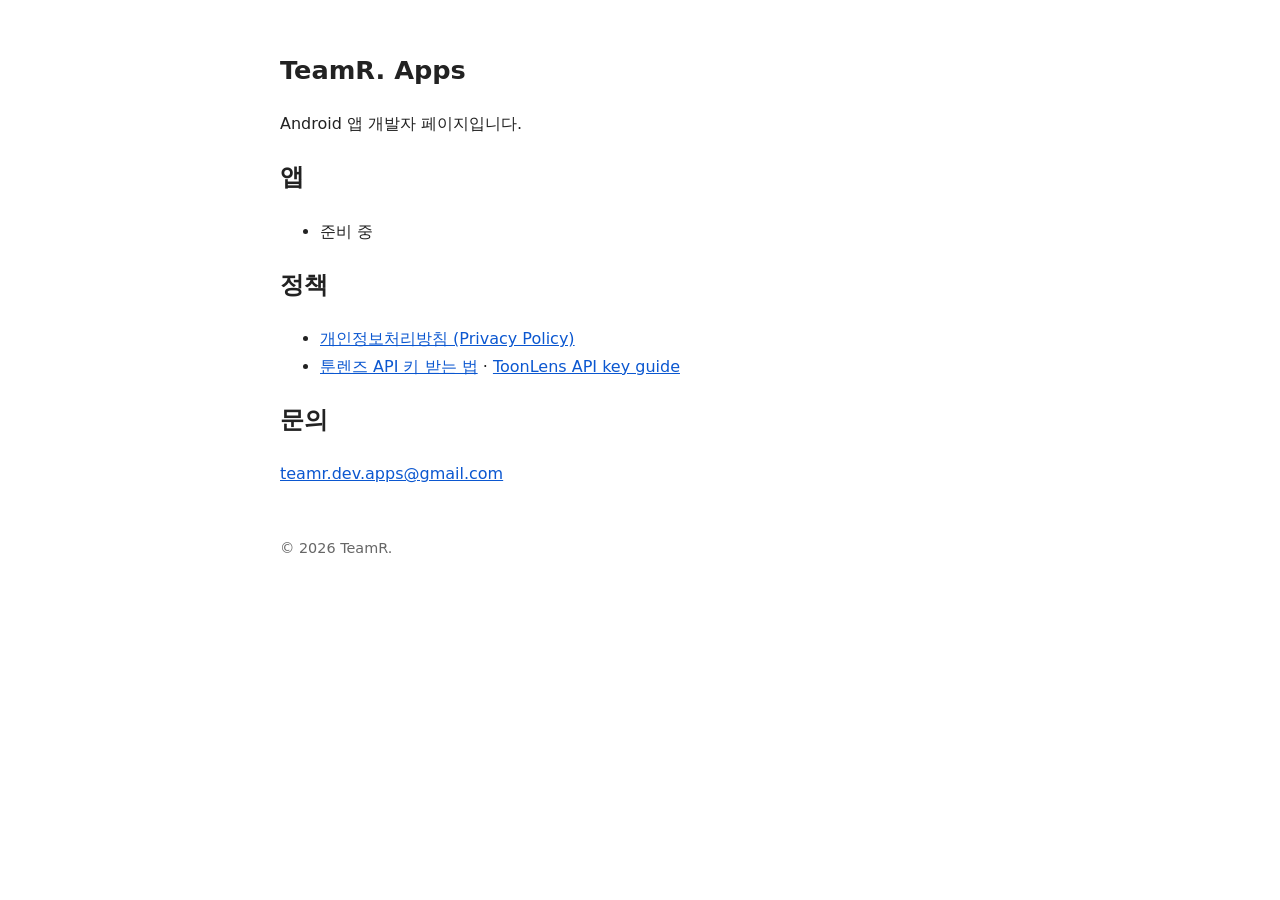
<file: index.html>
<!doctype html>
<html lang="ko">
<head>
<meta charset="utf-8">
<meta name="viewport" content="width=device-width, initial-scale=1">
<title>TeamR. Apps</title>
<style>
  body { font-family: system-ui, -apple-system, "Malgun Gothic", sans-serif; max-width: 720px; margin: 0 auto; padding: 32px 16px; line-height: 1.7; color: #222; background: #fff; }
  h1 { font-size: 1.6rem; }
  a { color: #0b57d0; }
  footer { margin-top: 48px; font-size: .9rem; color: #666; }
</style>
</head>
<body>
<h1>TeamR. Apps</h1>
<p>Android 앱 개발자 페이지입니다.</p>

<h2>앱</h2>
<ul>
  <li>준비 중</li>
</ul>

<h2>정책</h2>
<ul>
  <li><a href="privacy.html">개인정보처리방침 (Privacy Policy)</a></li>
  <li><a href="toonlens/api-keys/ko.html">툰렌즈 API 키 받는 법</a> · <a href="toonlens/api-keys/en.html">ToonLens API key guide</a></li>
</ul>

<h2>문의</h2>
<p><a href="mailto:teamr.dev.apps@gmail.com">teamr.dev.apps@gmail.com</a></p>

<footer>© 2026 TeamR.</footer>
</body>
</html>
</file>
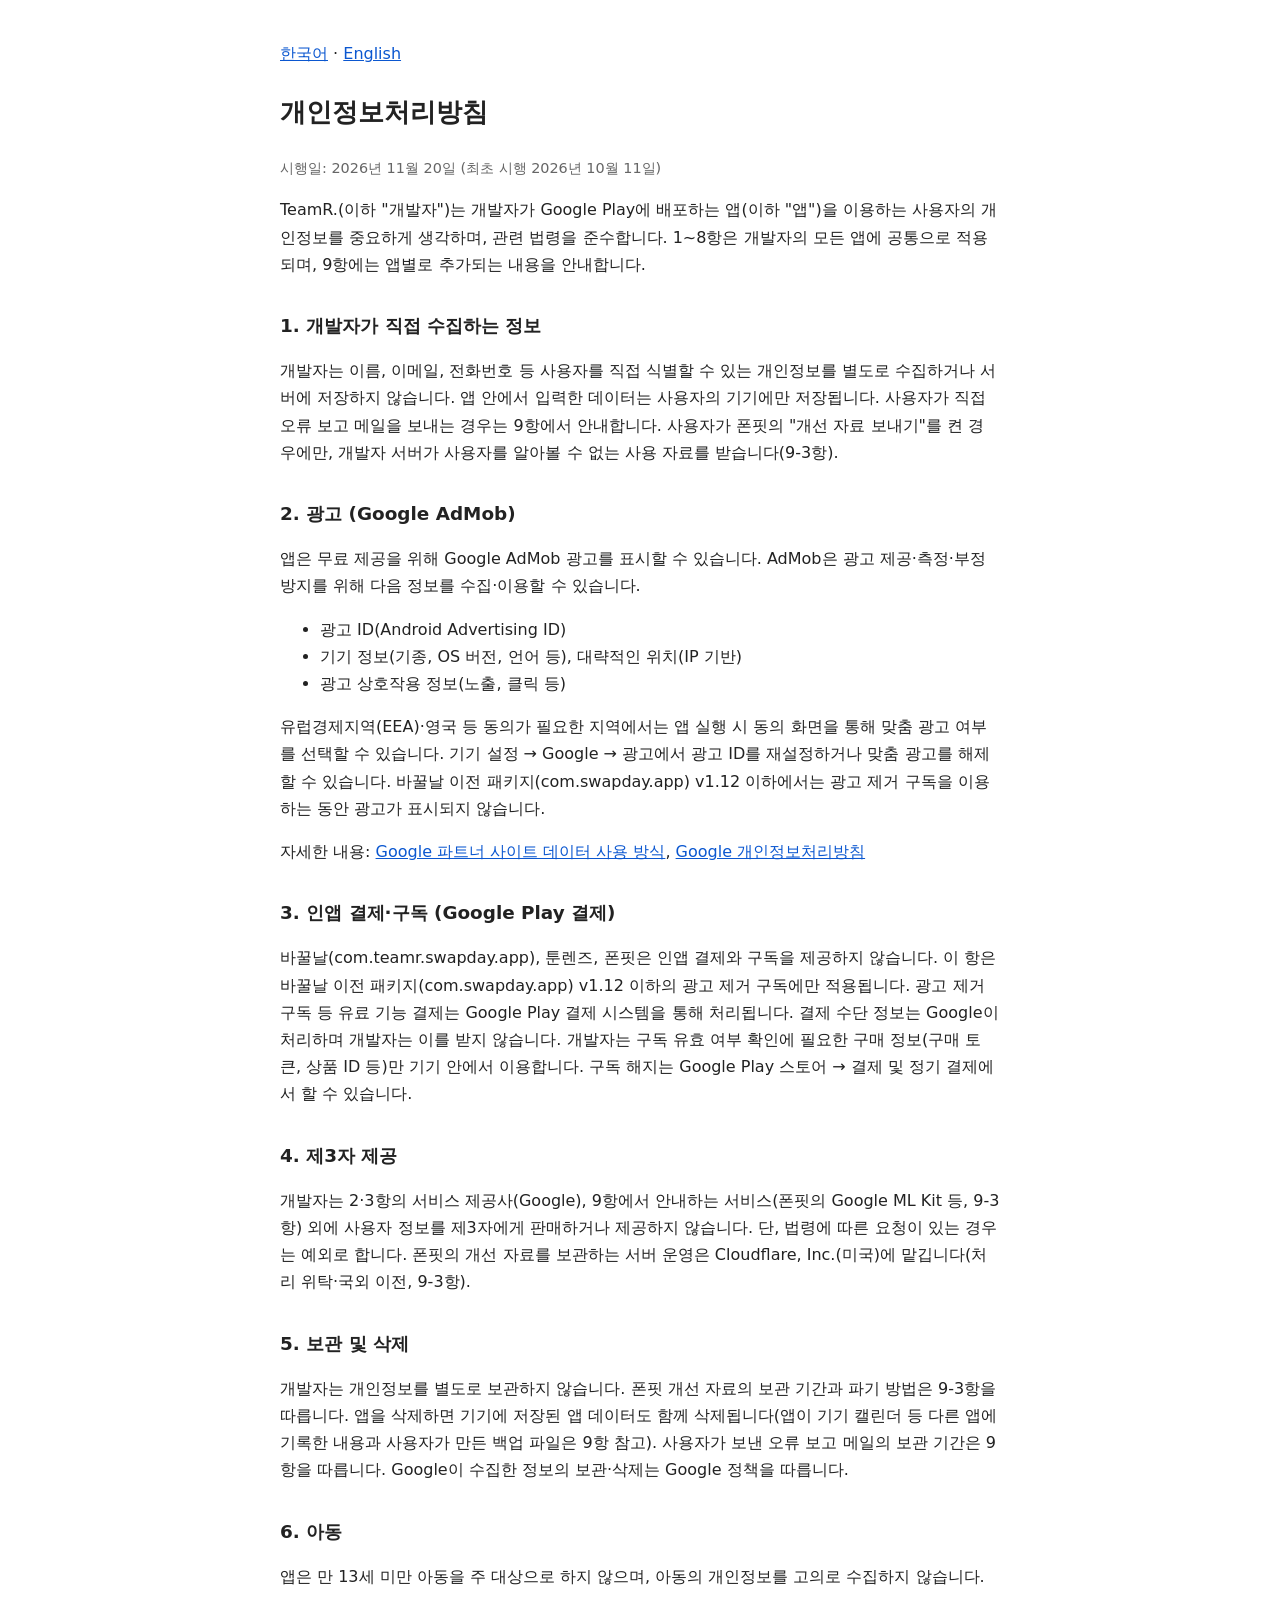
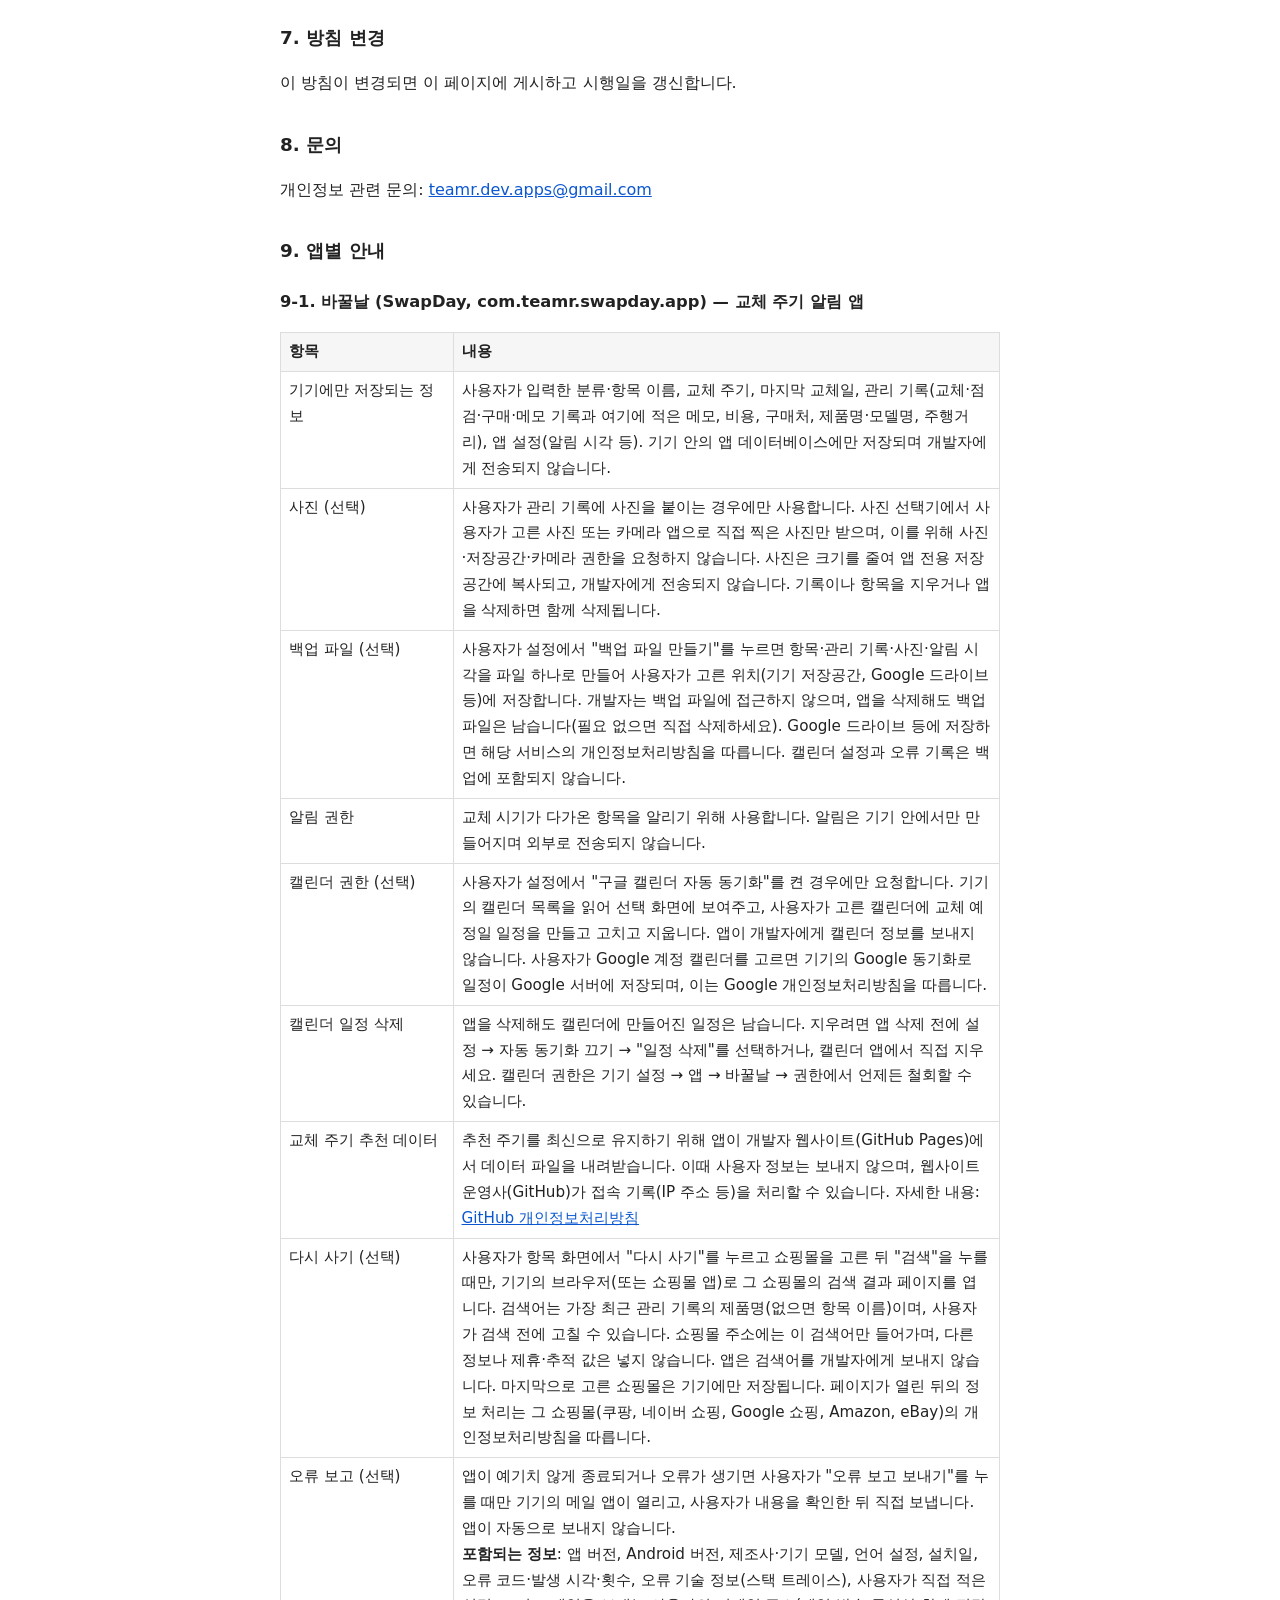
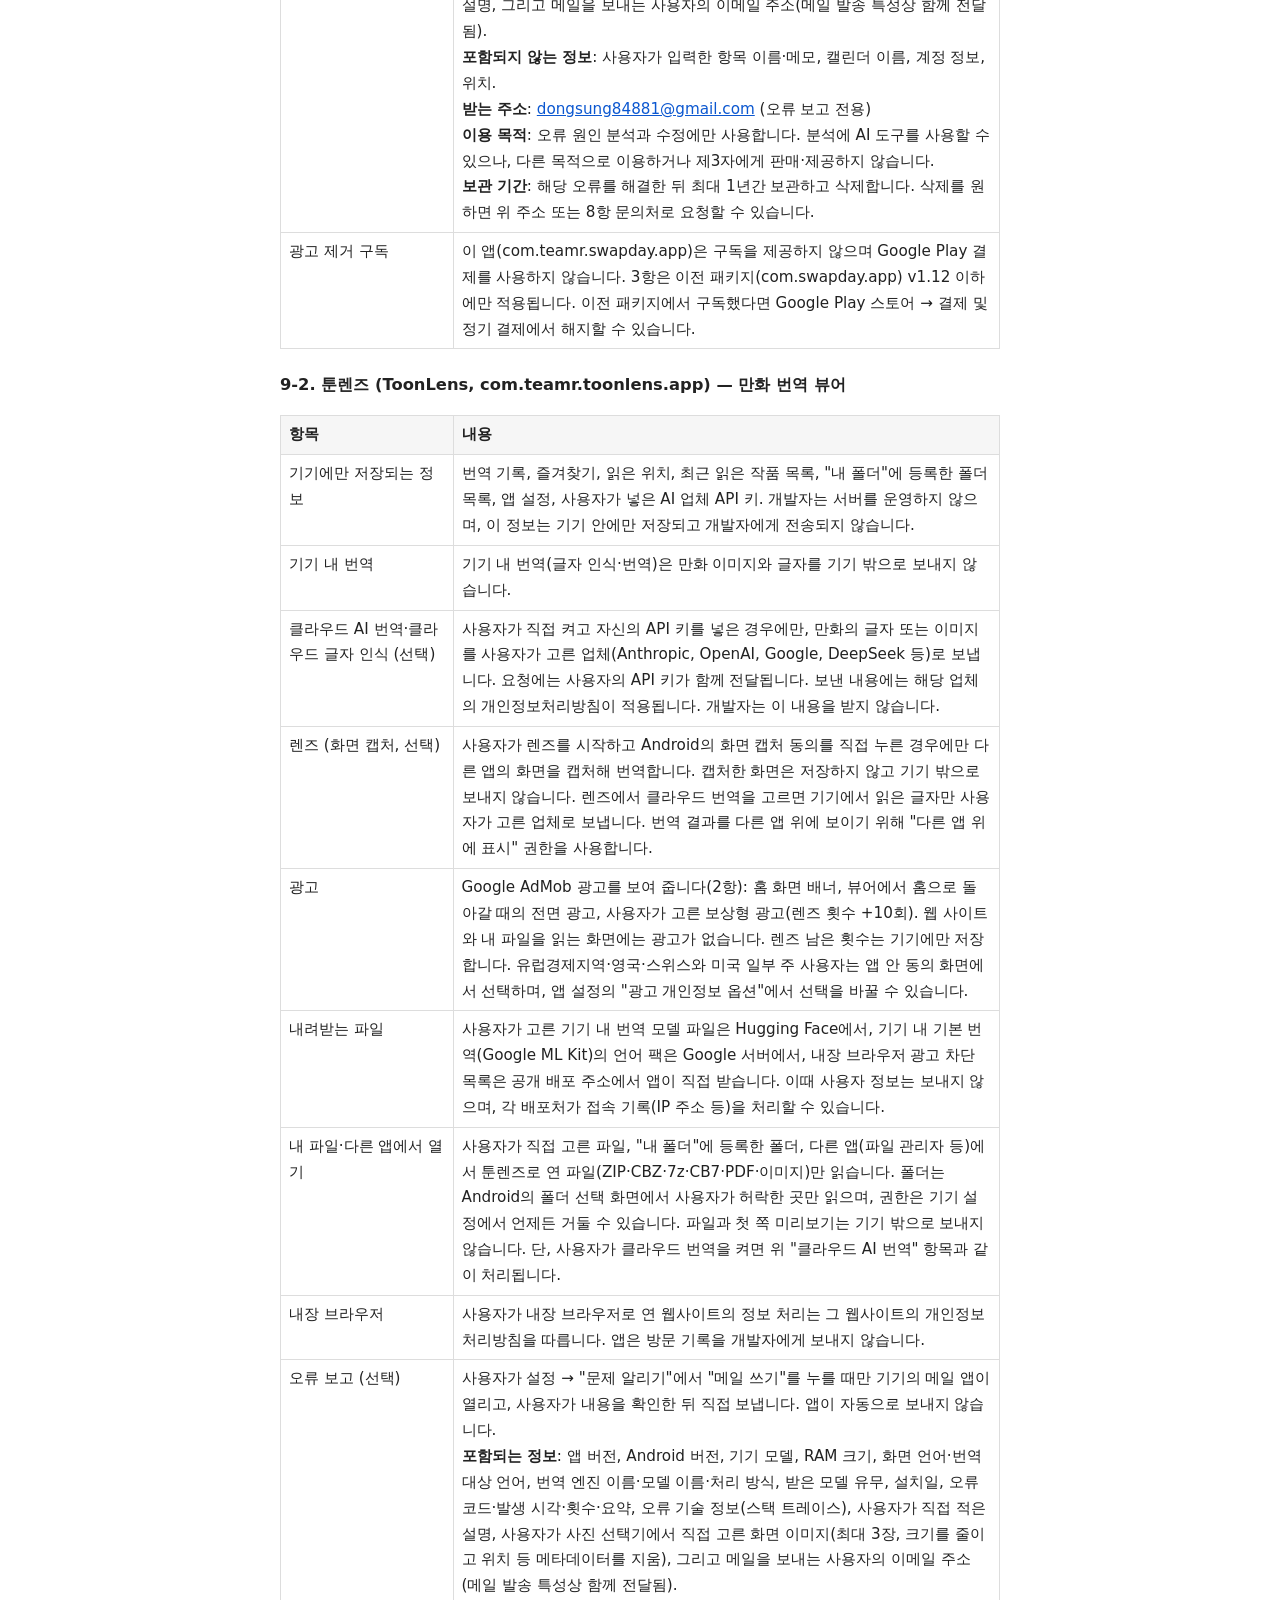
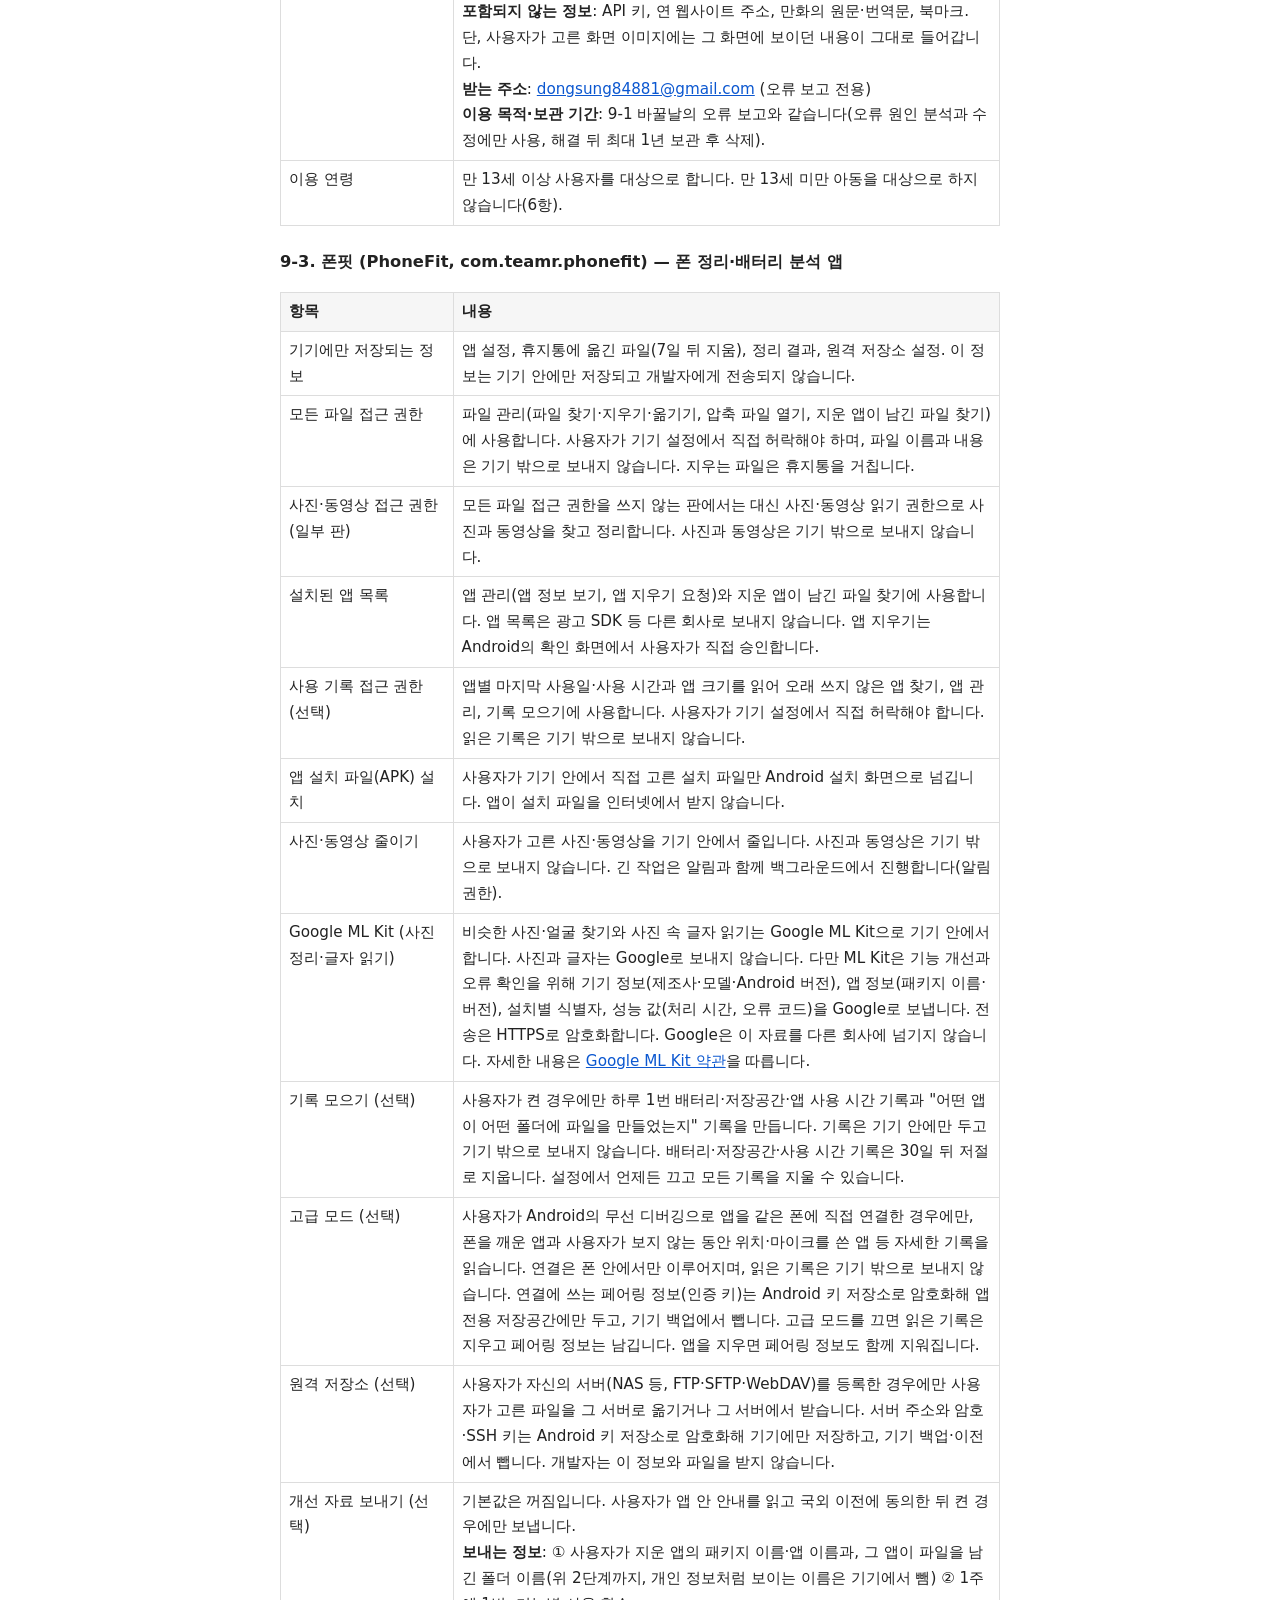
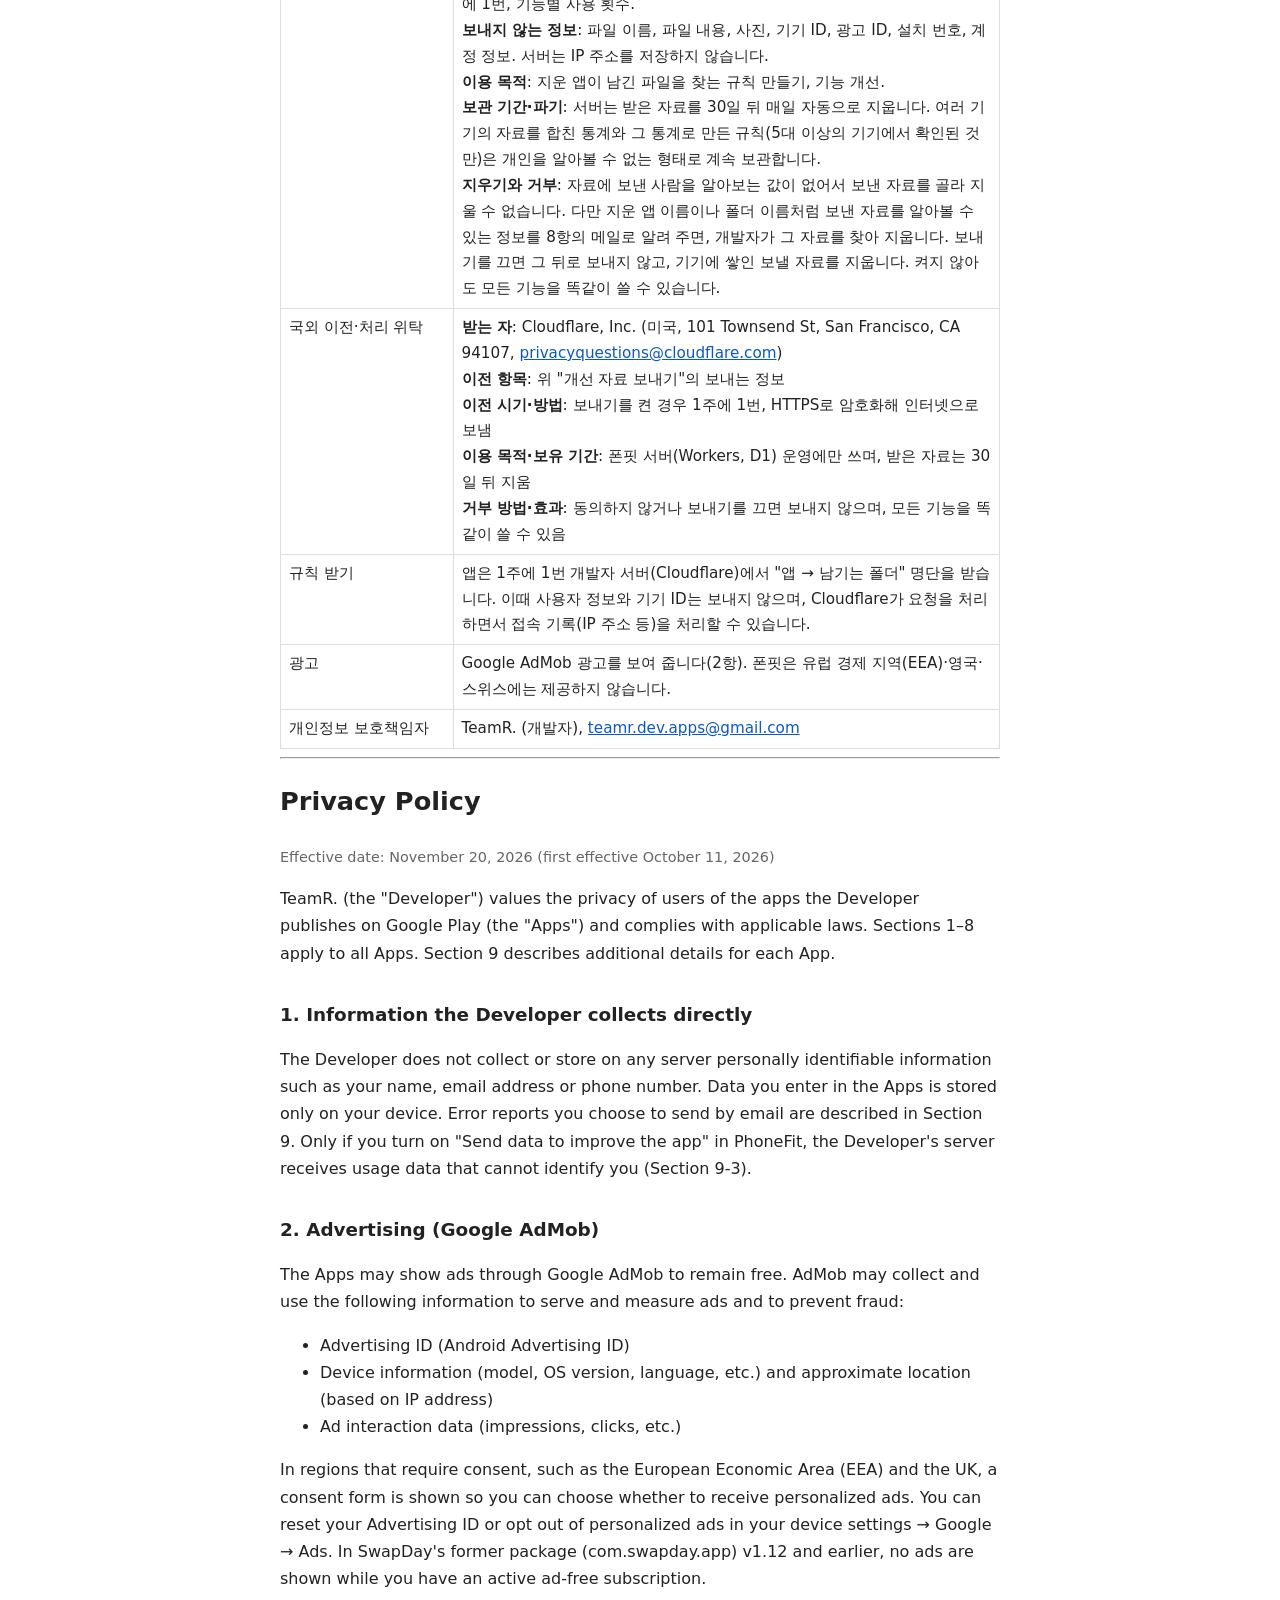
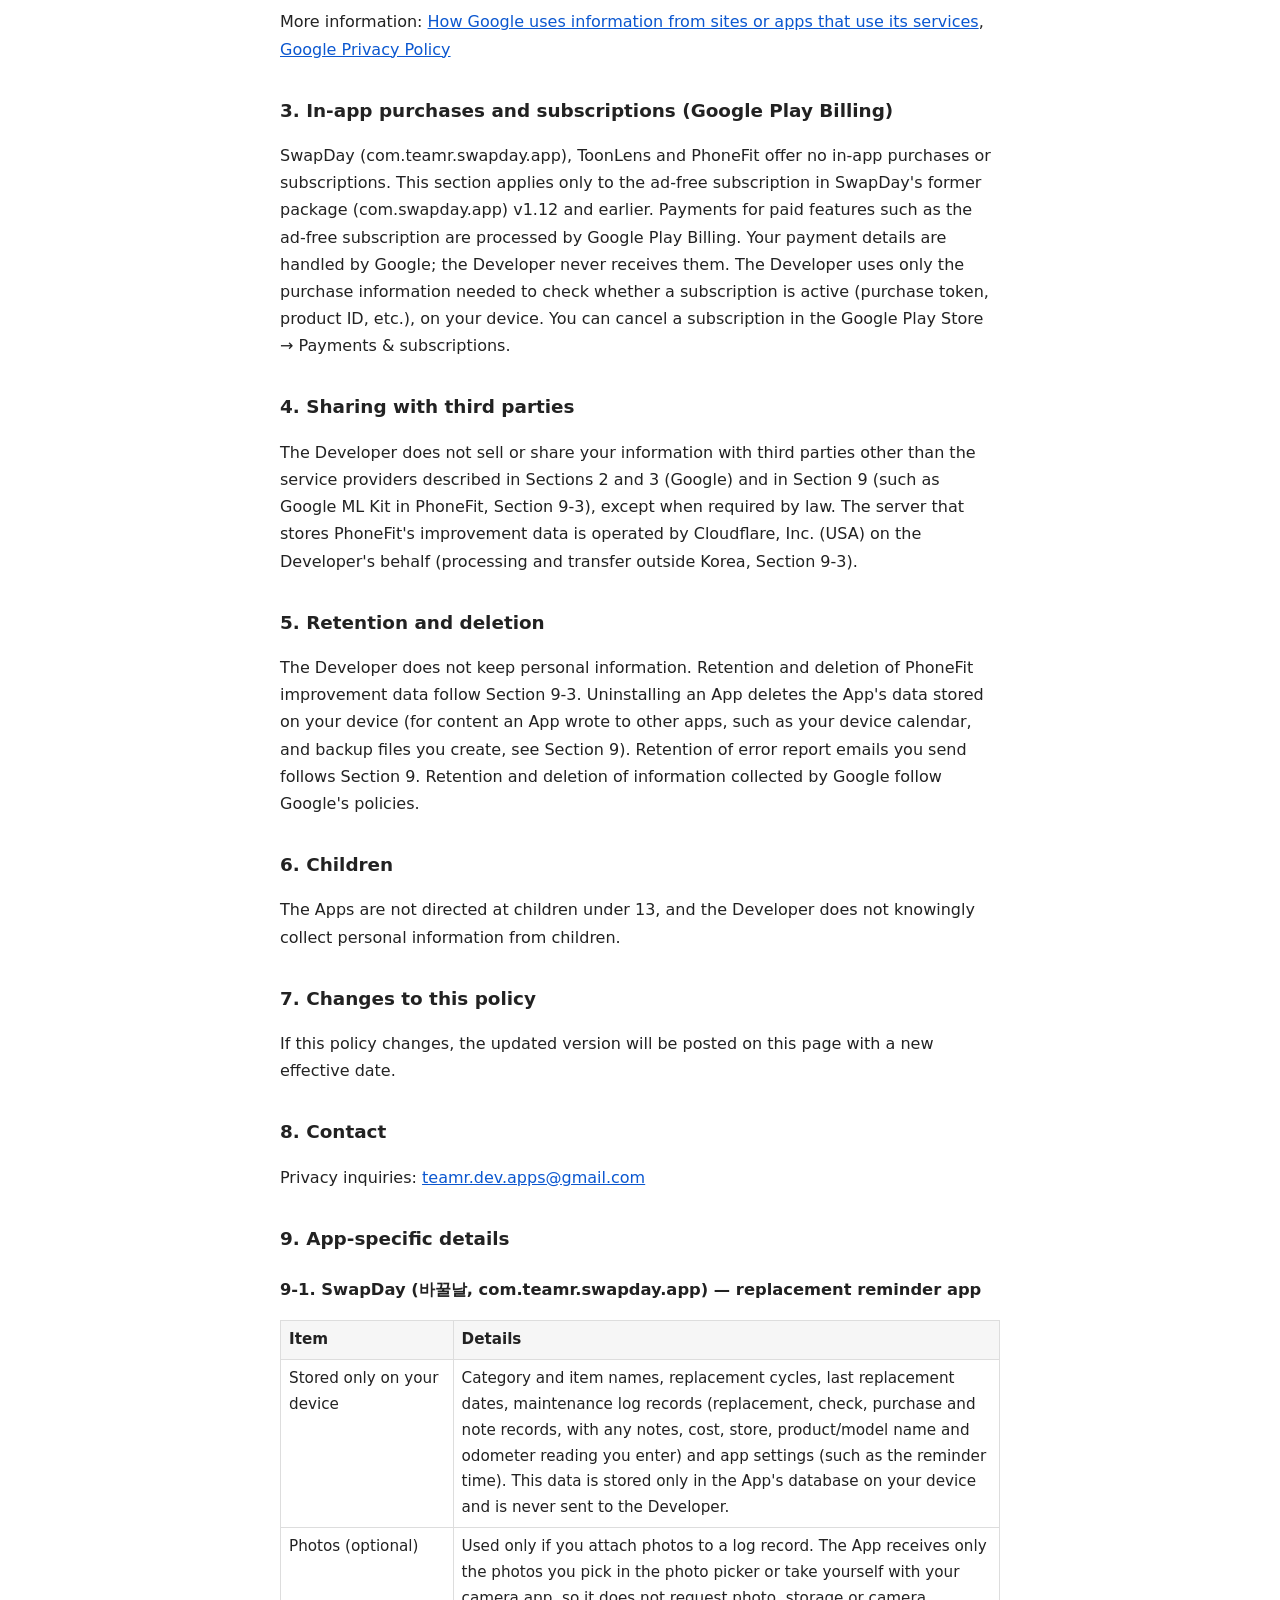
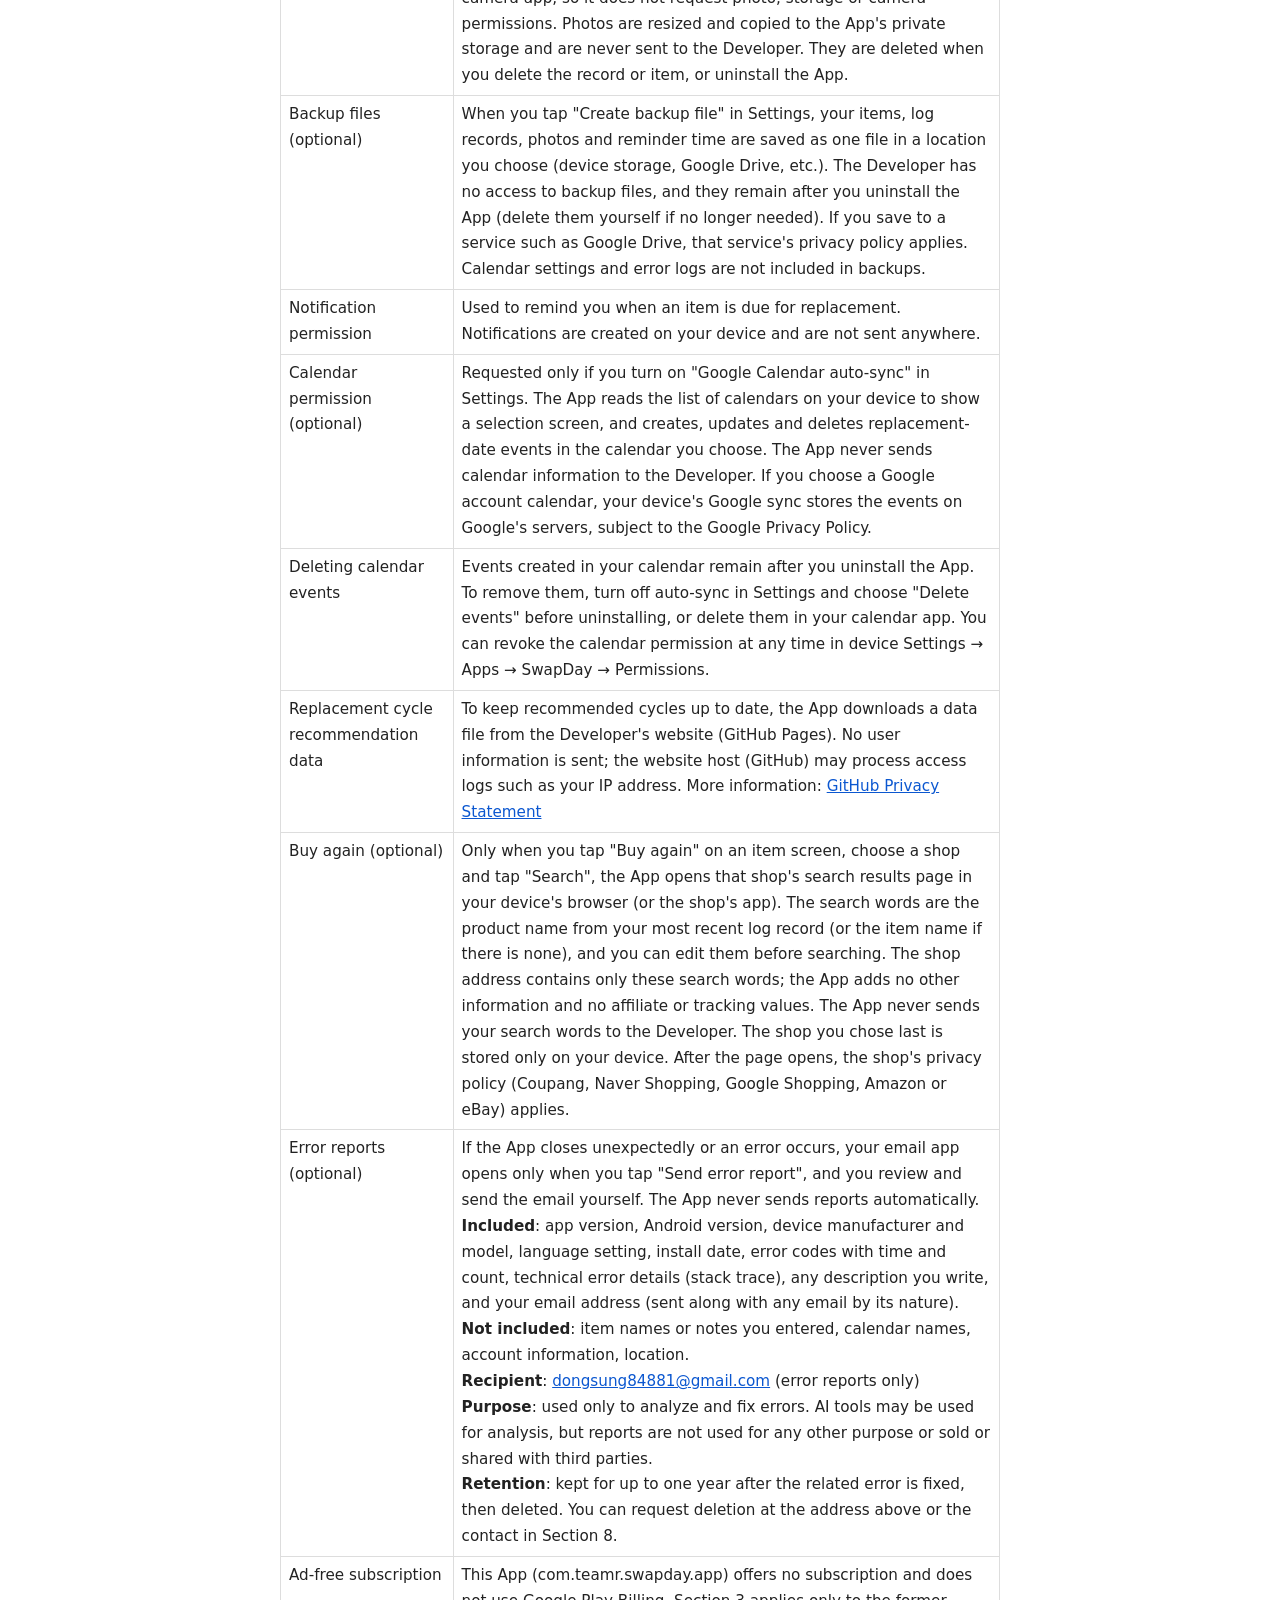
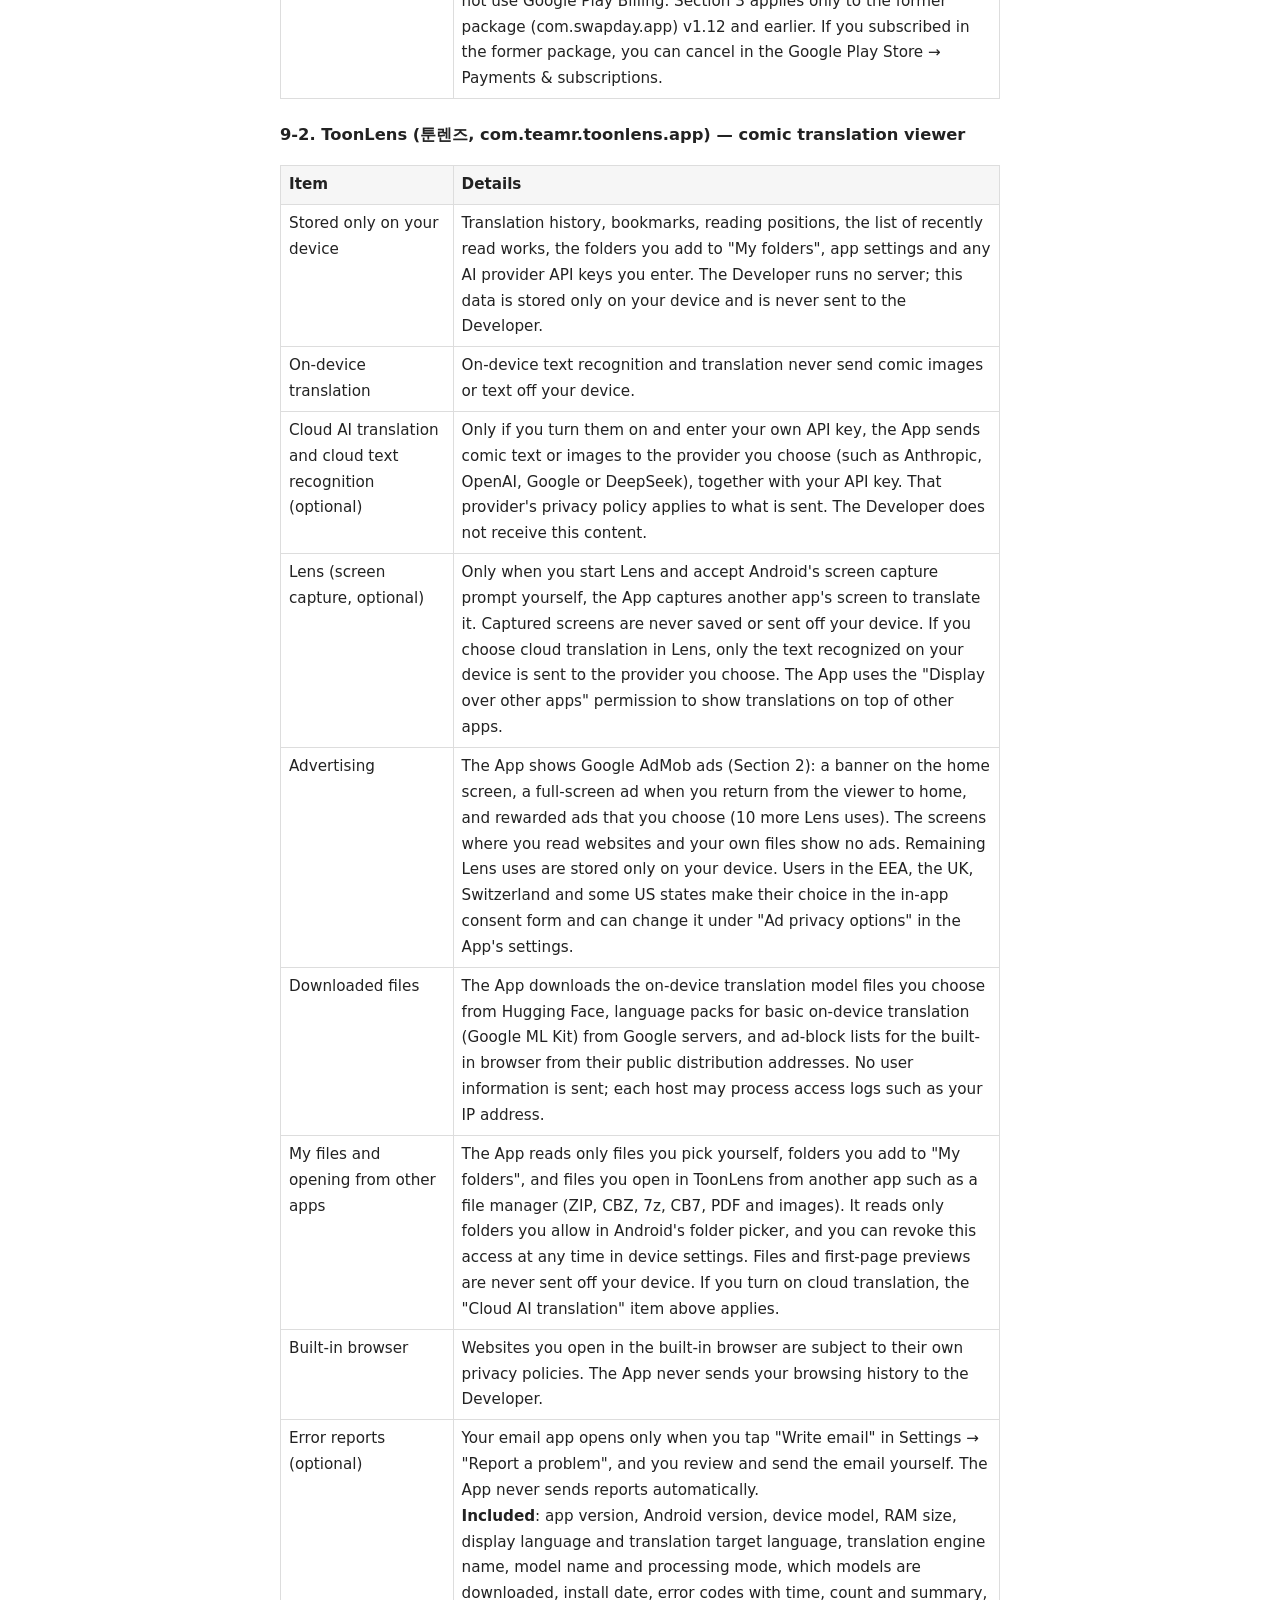
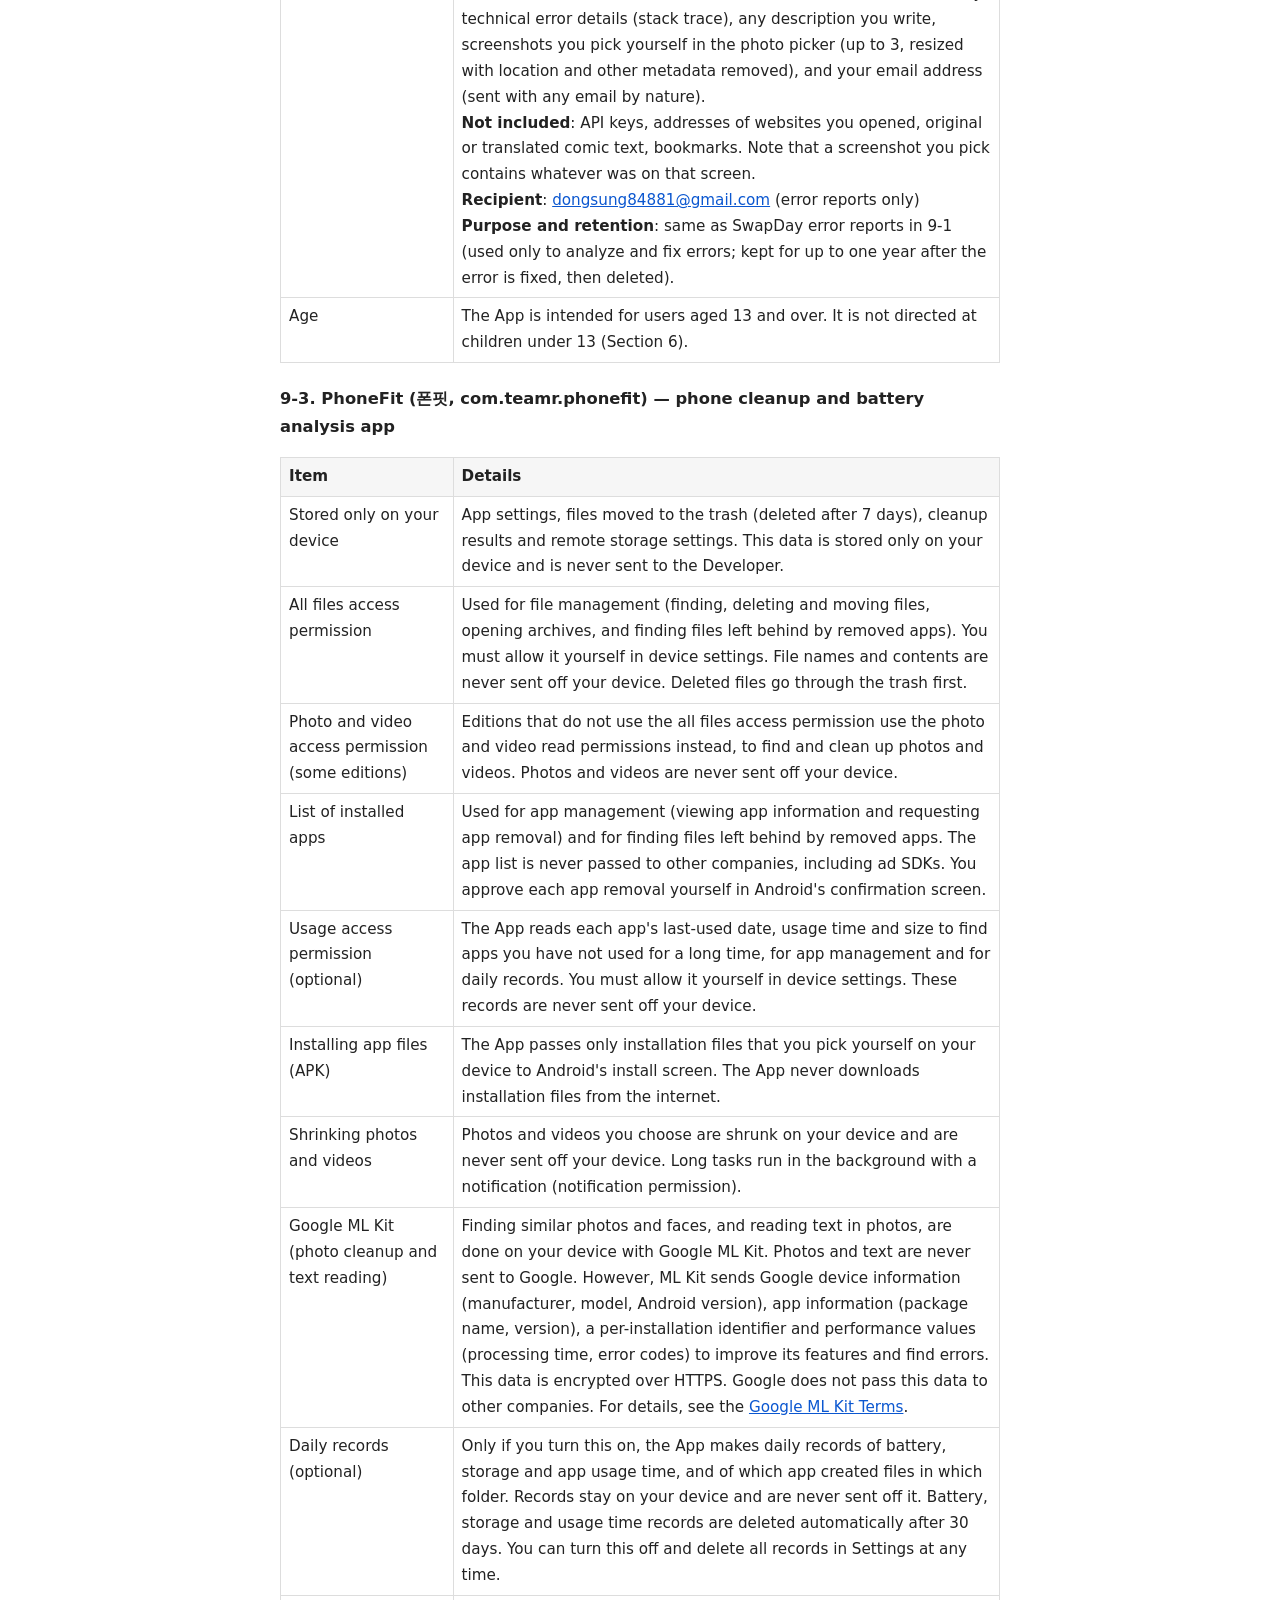
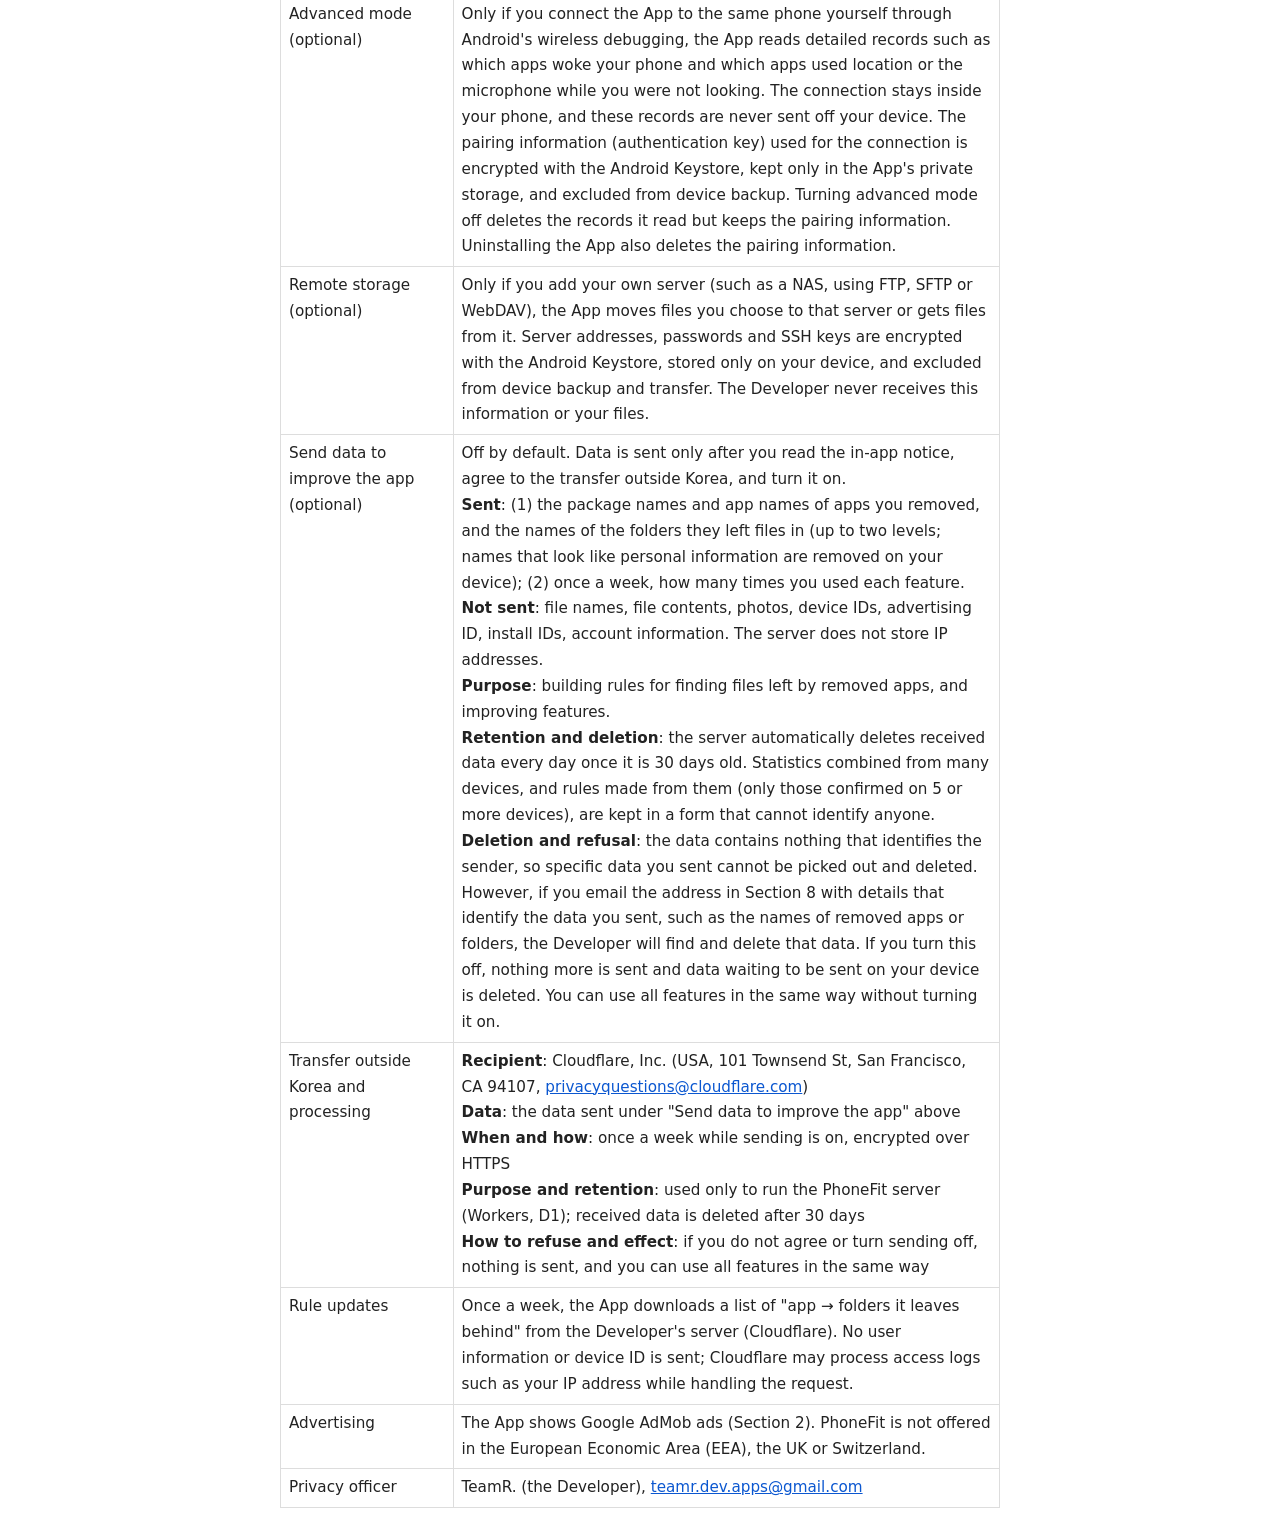
<file: privacy.html>
<!doctype html>
<html lang="ko">
<head>
<meta charset="utf-8">
<meta name="viewport" content="width=device-width, initial-scale=1">
<title>개인정보처리방침 / Privacy Policy</title>
<style>
  body { font-family: system-ui, -apple-system, "Malgun Gothic", sans-serif; max-width: 720px; margin: 0 auto; padding: 32px 16px; line-height: 1.7; color: #222; background: #fff; }
  h1 { font-size: 1.6rem; }
  h2 { font-size: 1.15rem; margin-top: 32px; }
  h3 { font-size: 1.02rem; margin-top: 22px; }
  a { color: #0b57d0; }
  .muted { color: #666; font-size: .9rem; }
  .lang { margin: 8px 0 24px; }
  table { border-collapse: collapse; width: 100%; font-size: .95rem; }
  th, td { border: 1px solid #ddd; padding: 6px 8px; text-align: left; vertical-align: top; }
  th { background: #f6f6f6; }
</style>
</head>
<body>
<p class="lang"><a href="#ko">한국어</a> · <a href="#en">English</a></p>

<!-- ============================== 한국어 ============================== -->
<section id="ko" lang="ko">
<h1>개인정보처리방침</h1>
<p class="muted">시행일: 2026년 11월 20일 (최초 시행 2026년 10월 11일)</p>

<p>TeamR.(이하 "개발자")는 개발자가 Google Play에 배포하는 앱(이하 "앱")을 이용하는 사용자의 개인정보를 중요하게 생각하며, 관련 법령을 준수합니다. 1~8항은 개발자의 모든 앱에 공통으로 적용되며, 9항에는 앱별로 추가되는 내용을 안내합니다.</p>

<h2>1. 개발자가 직접 수집하는 정보</h2>
<p>개발자는 이름, 이메일, 전화번호 등 사용자를 직접 식별할 수 있는 개인정보를 별도로 수집하거나 서버에 저장하지 않습니다. 앱 안에서 입력한 데이터는 사용자의 기기에만 저장됩니다. 사용자가 직접 오류 보고 메일을 보내는 경우는 9항에서 안내합니다. 사용자가 폰핏의 "개선 자료 보내기"를 켠 경우에만, 개발자 서버가 사용자를 알아볼 수 없는 사용 자료를 받습니다(9-3항).</p>

<h2>2. 광고 (Google AdMob)</h2>
<p>앱은 무료 제공을 위해 Google AdMob 광고를 표시할 수 있습니다. AdMob은 광고 제공·측정·부정 방지를 위해 다음 정보를 수집·이용할 수 있습니다.</p>
<ul>
  <li>광고 ID(Android Advertising ID)</li>
  <li>기기 정보(기종, OS 버전, 언어 등), 대략적인 위치(IP 기반)</li>
  <li>광고 상호작용 정보(노출, 클릭 등)</li>
</ul>
<p>유럽경제지역(EEA)·영국 등 동의가 필요한 지역에서는 앱 실행 시 동의 화면을 통해 맞춤 광고 여부를 선택할 수 있습니다. 기기 설정 → Google → 광고에서 광고 ID를 재설정하거나 맞춤 광고를 해제할 수 있습니다. 바꿀날 이전 패키지(com.swapday.app) v1.12 이하에서는 광고 제거 구독을 이용하는 동안 광고가 표시되지 않습니다.</p>
<p>자세한 내용: <a href="https://policies.google.com/technologies/partner-sites">Google 파트너 사이트 데이터 사용 방식</a>, <a href="https://policies.google.com/privacy">Google 개인정보처리방침</a></p>

<h2>3. 인앱 결제·구독 (Google Play 결제)</h2>
<p>바꿀날(com.teamr.swapday.app), 툰렌즈, 폰핏은 인앱 결제와 구독을 제공하지 않습니다. 이 항은 바꿀날 이전 패키지(com.swapday.app) v1.12 이하의 광고 제거 구독에만 적용됩니다. 광고 제거 구독 등 유료 기능 결제는 Google Play 결제 시스템을 통해 처리됩니다. 결제 수단 정보는 Google이 처리하며 개발자는 이를 받지 않습니다. 개발자는 구독 유효 여부 확인에 필요한 구매 정보(구매 토큰, 상품 ID 등)만 기기 안에서 이용합니다. 구독 해지는 Google Play 스토어 → 결제 및 정기 결제에서 할 수 있습니다.</p>

<h2>4. 제3자 제공</h2>
<p>개발자는 2·3항의 서비스 제공사(Google), 9항에서 안내하는 서비스(폰핏의 Google ML Kit 등, 9-3항) 외에 사용자 정보를 제3자에게 판매하거나 제공하지 않습니다. 단, 법령에 따른 요청이 있는 경우는 예외로 합니다. 폰핏의 개선 자료를 보관하는 서버 운영은 Cloudflare, Inc.(미국)에 맡깁니다(처리 위탁·국외 이전, 9-3항).</p>

<h2>5. 보관 및 삭제</h2>
<p>개발자는 개인정보를 별도로 보관하지 않습니다. 폰핏 개선 자료의 보관 기간과 파기 방법은 9-3항을 따릅니다. 앱을 삭제하면 기기에 저장된 앱 데이터도 함께 삭제됩니다(앱이 기기 캘린더 등 다른 앱에 기록한 내용과 사용자가 만든 백업 파일은 9항 참고). 사용자가 보낸 오류 보고 메일의 보관 기간은 9항을 따릅니다. Google이 수집한 정보의 보관·삭제는 Google 정책을 따릅니다.</p>

<h2>6. 아동</h2>
<p>앱은 만 13세 미만 아동을 주 대상으로 하지 않으며, 아동의 개인정보를 고의로 수집하지 않습니다.</p>

<h2>7. 방침 변경</h2>
<p>이 방침이 변경되면 이 페이지에 게시하고 시행일을 갱신합니다.</p>

<h2>8. 문의</h2>
<p>개인정보 관련 문의: <a href="mailto:teamr.dev.apps@gmail.com">teamr.dev.apps@gmail.com</a></p>

<h2>9. 앱별 안내</h2>

<h3>9-1. 바꿀날 (SwapDay, com.teamr.swapday.app) — 교체 주기 알림 앱</h3>
<table>
  <tr><th style="width:24%">항목</th><th>내용</th></tr>
  <tr><td>기기에만 저장되는 정보</td><td>사용자가 입력한 분류·항목 이름, 교체 주기, 마지막 교체일, 관리 기록(교체·점검·구매·메모 기록과 여기에 적은 메모, 비용, 구매처, 제품명·모델명, 주행거리), 앱 설정(알림 시각 등). 기기 안의 앱 데이터베이스에만 저장되며 개발자에게 전송되지 않습니다.</td></tr>
  <tr><td>사진 (선택)</td><td>사용자가 관리 기록에 사진을 붙이는 경우에만 사용합니다. 사진 선택기에서 사용자가 고른 사진 또는 카메라 앱으로 직접 찍은 사진만 받으며, 이를 위해 사진·저장공간·카메라 권한을 요청하지 않습니다. 사진은 크기를 줄여 앱 전용 저장공간에 복사되고, 개발자에게 전송되지 않습니다. 기록이나 항목을 지우거나 앱을 삭제하면 함께 삭제됩니다.</td></tr>
  <tr><td>백업 파일 (선택)</td><td>사용자가 설정에서 "백업 파일 만들기"를 누르면 항목·관리 기록·사진·알림 시각을 파일 하나로 만들어 사용자가 고른 위치(기기 저장공간, Google 드라이브 등)에 저장합니다. 개발자는 백업 파일에 접근하지 않으며, 앱을 삭제해도 백업 파일은 남습니다(필요 없으면 직접 삭제하세요). Google 드라이브 등에 저장하면 해당 서비스의 개인정보처리방침을 따릅니다. 캘린더 설정과 오류 기록은 백업에 포함되지 않습니다.</td></tr>
  <tr><td>알림 권한</td><td>교체 시기가 다가온 항목을 알리기 위해 사용합니다. 알림은 기기 안에서만 만들어지며 외부로 전송되지 않습니다.</td></tr>
  <tr><td>캘린더 권한 (선택)</td><td>사용자가 설정에서 "구글 캘린더 자동 동기화"를 켠 경우에만 요청합니다. 기기의 캘린더 목록을 읽어 선택 화면에 보여주고, 사용자가 고른 캘린더에 교체 예정일 일정을 만들고 고치고 지웁니다. 앱이 개발자에게 캘린더 정보를 보내지 않습니다. 사용자가 Google 계정 캘린더를 고르면 기기의 Google 동기화로 일정이 Google 서버에 저장되며, 이는 Google 개인정보처리방침을 따릅니다.</td></tr>
  <tr><td>캘린더 일정 삭제</td><td>앱을 삭제해도 캘린더에 만들어진 일정은 남습니다. 지우려면 앱 삭제 전에 설정 → 자동 동기화 끄기 → "일정 삭제"를 선택하거나, 캘린더 앱에서 직접 지우세요. 캘린더 권한은 기기 설정 → 앱 → 바꿀날 → 권한에서 언제든 철회할 수 있습니다.</td></tr>
  <tr><td>교체 주기 추천 데이터</td><td>추천 주기를 최신으로 유지하기 위해 앱이 개발자 웹사이트(GitHub Pages)에서 데이터 파일을 내려받습니다. 이때 사용자 정보는 보내지 않으며, 웹사이트 운영사(GitHub)가 접속 기록(IP 주소 등)을 처리할 수 있습니다. 자세한 내용: <a href="https://docs.github.com/site-policy/privacy-policies/github-general-privacy-statement">GitHub 개인정보처리방침</a></td></tr>
  <tr><td>다시 사기 (선택)</td><td>사용자가 항목 화면에서 "다시 사기"를 누르고 쇼핑몰을 고른 뒤 "검색"을 누를 때만, 기기의 브라우저(또는 쇼핑몰 앱)로 그 쇼핑몰의 검색 결과 페이지를 엽니다. 검색어는 가장 최근 관리 기록의 제품명(없으면 항목 이름)이며, 사용자가 검색 전에 고칠 수 있습니다. 쇼핑몰 주소에는 이 검색어만 들어가며, 다른 정보나 제휴·추적 값은 넣지 않습니다. 앱은 검색어를 개발자에게 보내지 않습니다. 마지막으로 고른 쇼핑몰은 기기에만 저장됩니다. 페이지가 열린 뒤의 정보 처리는 그 쇼핑몰(쿠팡, 네이버 쇼핑, Google 쇼핑, Amazon, eBay)의 개인정보처리방침을 따릅니다.</td></tr>
  <tr><td>오류 보고 (선택)</td><td>앱이 예기치 않게 종료되거나 오류가 생기면 사용자가 "오류 보고 보내기"를 누를 때만 기기의 메일 앱이 열리고, 사용자가 내용을 확인한 뒤 직접 보냅니다. 앱이 자동으로 보내지 않습니다.<br>
  <b>포함되는 정보</b>: 앱 버전, Android 버전, 제조사·기기 모델, 언어 설정, 설치일, 오류 코드·발생 시각·횟수, 오류 기술 정보(스택 트레이스), 사용자가 직접 적은 설명, 그리고 메일을 보내는 사용자의 이메일 주소(메일 발송 특성상 함께 전달됨).<br>
  <b>포함되지 않는 정보</b>: 사용자가 입력한 항목 이름·메모, 캘린더 이름, 계정 정보, 위치.<br>
  <b>받는 주소</b>: <a href="mailto:dongsung84881@gmail.com">dongsung84881@gmail.com</a> (오류 보고 전용)<br>
  <b>이용 목적</b>: 오류 원인 분석과 수정에만 사용합니다. 분석에 AI 도구를 사용할 수 있으나, 다른 목적으로 이용하거나 제3자에게 판매·제공하지 않습니다.<br>
  <b>보관 기간</b>: 해당 오류를 해결한 뒤 최대 1년간 보관하고 삭제합니다. 삭제를 원하면 위 주소 또는 8항 문의처로 요청할 수 있습니다.</td></tr>
  <tr><td>광고 제거 구독</td><td>이 앱(com.teamr.swapday.app)은 구독을 제공하지 않으며 Google Play 결제를 사용하지 않습니다. 3항은 이전 패키지(com.swapday.app) v1.12 이하에만 적용됩니다. 이전 패키지에서 구독했다면 Google Play 스토어 → 결제 및 정기 결제에서 해지할 수 있습니다.</td></tr>
</table>
<h3>9-2. 툰렌즈 (ToonLens, com.teamr.toonlens.app) — 만화 번역 뷰어</h3>
<table>
  <tr><th style="width:24%">항목</th><th>내용</th></tr>
  <tr><td>기기에만 저장되는 정보</td><td>번역 기록, 즐겨찾기, 읽은 위치, 최근 읽은 작품 목록, "내 폴더"에 등록한 폴더 목록, 앱 설정, 사용자가 넣은 AI 업체 API 키. 개발자는 서버를 운영하지 않으며, 이 정보는 기기 안에만 저장되고 개발자에게 전송되지 않습니다.</td></tr>
  <tr><td>기기 내 번역</td><td>기기 내 번역(글자 인식·번역)은 만화 이미지와 글자를 기기 밖으로 보내지 않습니다.</td></tr>
  <tr><td>클라우드 AI 번역·클라우드 글자 인식 (선택)</td><td>사용자가 직접 켜고 자신의 API 키를 넣은 경우에만, 만화의 글자 또는 이미지를 사용자가 고른 업체(Anthropic, OpenAI, Google, DeepSeek 등)로 보냅니다. 요청에는 사용자의 API 키가 함께 전달됩니다. 보낸 내용에는 해당 업체의 개인정보처리방침이 적용됩니다. 개발자는 이 내용을 받지 않습니다.</td></tr>
  <tr><td>렌즈 (화면 캡처, 선택)</td><td>사용자가 렌즈를 시작하고 Android의 화면 캡처 동의를 직접 누른 경우에만 다른 앱의 화면을 캡처해 번역합니다. 캡처한 화면은 저장하지 않고 기기 밖으로 보내지 않습니다. 렌즈에서 클라우드 번역을 고르면 기기에서 읽은 글자만 사용자가 고른 업체로 보냅니다. 번역 결과를 다른 앱 위에 보이기 위해 "다른 앱 위에 표시" 권한을 사용합니다.</td></tr>
  <tr><td>광고</td><td>Google AdMob 광고를 보여 줍니다(2항): 홈 화면 배너, 뷰어에서 홈으로 돌아갈 때의 전면 광고, 사용자가 고른 보상형 광고(렌즈 횟수 +10회). 웹 사이트와 내 파일을 읽는 화면에는 광고가 없습니다. 렌즈 남은 횟수는 기기에만 저장합니다. 유럽경제지역·영국·스위스와 미국 일부 주 사용자는 앱 안 동의 화면에서 선택하며, 앱 설정의 "광고 개인정보 옵션"에서 선택을 바꿀 수 있습니다.</td></tr>
  <tr><td>내려받는 파일</td><td>사용자가 고른 기기 내 번역 모델 파일은 Hugging Face에서, 기기 내 기본 번역(Google ML Kit)의 언어 팩은 Google 서버에서, 내장 브라우저 광고 차단 목록은 공개 배포 주소에서 앱이 직접 받습니다. 이때 사용자 정보는 보내지 않으며, 각 배포처가 접속 기록(IP 주소 등)을 처리할 수 있습니다.</td></tr>
  <tr><td>내 파일·다른 앱에서 열기</td><td>사용자가 직접 고른 파일, "내 폴더"에 등록한 폴더, 다른 앱(파일 관리자 등)에서 툰렌즈로 연 파일(ZIP·CBZ·7z·CB7·PDF·이미지)만 읽습니다. 폴더는 Android의 폴더 선택 화면에서 사용자가 허락한 곳만 읽으며, 권한은 기기 설정에서 언제든 거둘 수 있습니다. 파일과 첫 쪽 미리보기는 기기 밖으로 보내지 않습니다. 단, 사용자가 클라우드 번역을 켜면 위 "클라우드 AI 번역" 항목과 같이 처리됩니다.</td></tr>
  <tr><td>내장 브라우저</td><td>사용자가 내장 브라우저로 연 웹사이트의 정보 처리는 그 웹사이트의 개인정보처리방침을 따릅니다. 앱은 방문 기록을 개발자에게 보내지 않습니다.</td></tr>
  <tr><td>오류 보고 (선택)</td><td>사용자가 설정 → "문제 알리기"에서 "메일 쓰기"를 누를 때만 기기의 메일 앱이 열리고, 사용자가 내용을 확인한 뒤 직접 보냅니다. 앱이 자동으로 보내지 않습니다.<br>
  <b>포함되는 정보</b>: 앱 버전, Android 버전, 기기 모델, RAM 크기, 화면 언어·번역 대상 언어, 번역 엔진 이름·모델 이름·처리 방식, 받은 모델 유무, 설치일, 오류 코드·발생 시각·횟수·요약, 오류 기술 정보(스택 트레이스), 사용자가 직접 적은 설명, 사용자가 사진 선택기에서 직접 고른 화면 이미지(최대 3장, 크기를 줄이고 위치 등 메타데이터를 지움), 그리고 메일을 보내는 사용자의 이메일 주소(메일 발송 특성상 함께 전달됨).<br>
  <b>포함되지 않는 정보</b>: API 키, 연 웹사이트 주소, 만화의 원문·번역문, 북마크. 단, 사용자가 고른 화면 이미지에는 그 화면에 보이던 내용이 그대로 들어갑니다.<br>
  <b>받는 주소</b>: <a href="mailto:dongsung84881@gmail.com">dongsung84881@gmail.com</a> (오류 보고 전용)<br>
  <b>이용 목적·보관 기간</b>: 9-1 바꿀날의 오류 보고와 같습니다(오류 원인 분석과 수정에만 사용, 해결 뒤 최대 1년 보관 후 삭제).</td></tr>
  <tr><td>이용 연령</td><td>만 13세 이상 사용자를 대상으로 합니다. 만 13세 미만 아동을 대상으로 하지 않습니다(6항).</td></tr>
</table>
<h3>9-3. 폰핏 (PhoneFit, com.teamr.phonefit) — 폰 정리·배터리 분석 앱</h3>
<table>
  <tr><th style="width:24%">항목</th><th>내용</th></tr>
  <tr><td>기기에만 저장되는 정보</td><td>앱 설정, 휴지통에 옮긴 파일(7일 뒤 지움), 정리 결과, 원격 저장소 설정. 이 정보는 기기 안에만 저장되고 개발자에게 전송되지 않습니다.</td></tr>
  <tr><td>모든 파일 접근 권한</td><td>파일 관리(파일 찾기·지우기·옮기기, 압축 파일 열기, 지운 앱이 남긴 파일 찾기)에 사용합니다. 사용자가 기기 설정에서 직접 허락해야 하며, 파일 이름과 내용은 기기 밖으로 보내지 않습니다. 지우는 파일은 휴지통을 거칩니다.</td></tr>
  <tr><td>사진·동영상 접근 권한 (일부 판)</td><td>모든 파일 접근 권한을 쓰지 않는 판에서는 대신 사진·동영상 읽기 권한으로 사진과 동영상을 찾고 정리합니다. 사진과 동영상은 기기 밖으로 보내지 않습니다.</td></tr>
  <tr><td>설치된 앱 목록</td><td>앱 관리(앱 정보 보기, 앱 지우기 요청)와 지운 앱이 남긴 파일 찾기에 사용합니다. 앱 목록은 광고 SDK 등 다른 회사로 보내지 않습니다. 앱 지우기는 Android의 확인 화면에서 사용자가 직접 승인합니다.</td></tr>
  <tr><td>사용 기록 접근 권한 (선택)</td><td>앱별 마지막 사용일·사용 시간과 앱 크기를 읽어 오래 쓰지 않은 앱 찾기, 앱 관리, 기록 모으기에 사용합니다. 사용자가 기기 설정에서 직접 허락해야 합니다. 읽은 기록은 기기 밖으로 보내지 않습니다.</td></tr>
  <tr><td>앱 설치 파일(APK) 설치</td><td>사용자가 기기 안에서 직접 고른 설치 파일만 Android 설치 화면으로 넘깁니다. 앱이 설치 파일을 인터넷에서 받지 않습니다.</td></tr>
  <tr><td>사진·동영상 줄이기</td><td>사용자가 고른 사진·동영상을 기기 안에서 줄입니다. 사진과 동영상은 기기 밖으로 보내지 않습니다. 긴 작업은 알림과 함께 백그라운드에서 진행합니다(알림 권한).</td></tr>
  <tr><td>Google ML Kit (사진 정리·글자 읽기)</td><td>비슷한 사진·얼굴 찾기와 사진 속 글자 읽기는 Google ML Kit으로 기기 안에서 합니다. 사진과 글자는 Google로 보내지 않습니다. 다만 ML Kit은 기능 개선과 오류 확인을 위해 기기 정보(제조사·모델·Android 버전), 앱 정보(패키지 이름·버전), 설치별 식별자, 성능 값(처리 시간, 오류 코드)을 Google로 보냅니다. 전송은 HTTPS로 암호화합니다. Google은 이 자료를 다른 회사에 넘기지 않습니다. 자세한 내용은 <a href="https://developers.google.com/ml-kit/terms">Google ML Kit 약관</a>을 따릅니다.</td></tr>
  <tr><td>기록 모으기 (선택)</td><td>사용자가 켠 경우에만 하루 1번 배터리·저장공간·앱 사용 시간 기록과 "어떤 앱이 어떤 폴더에 파일을 만들었는지" 기록을 만듭니다. 기록은 기기 안에만 두고 기기 밖으로 보내지 않습니다. 배터리·저장공간·사용 시간 기록은 30일 뒤 저절로 지웁니다. 설정에서 언제든 끄고 모든 기록을 지울 수 있습니다.</td></tr>
  <tr><td>고급 모드 (선택)</td><td>사용자가 Android의 무선 디버깅으로 앱을 같은 폰에 직접 연결한 경우에만, 폰을 깨운 앱과 사용자가 보지 않는 동안 위치·마이크를 쓴 앱 등 자세한 기록을 읽습니다. 연결은 폰 안에서만 이루어지며, 읽은 기록은 기기 밖으로 보내지 않습니다. 연결에 쓰는 페어링 정보(인증 키)는 Android 키 저장소로 암호화해 앱 전용 저장공간에만 두고, 기기 백업에서 뺍니다. 고급 모드를 끄면 읽은 기록은 지우고 페어링 정보는 남깁니다. 앱을 지우면 페어링 정보도 함께 지워집니다.</td></tr>
  <tr><td>원격 저장소 (선택)</td><td>사용자가 자신의 서버(NAS 등, FTP·SFTP·WebDAV)를 등록한 경우에만 사용자가 고른 파일을 그 서버로 옮기거나 그 서버에서 받습니다. 서버 주소와 암호·SSH 키는 Android 키 저장소로 암호화해 기기에만 저장하고, 기기 백업·이전에서 뺍니다. 개발자는 이 정보와 파일을 받지 않습니다.</td></tr>
  <tr><td>개선 자료 보내기 (선택)</td><td>기본값은 꺼짐입니다. 사용자가 앱 안 안내를 읽고 국외 이전에 동의한 뒤 켠 경우에만 보냅니다.<br>
  <b>보내는 정보</b>: ① 사용자가 지운 앱의 패키지 이름·앱 이름과, 그 앱이 파일을 남긴 폴더 이름(위 2단계까지, 개인 정보처럼 보이는 이름은 기기에서 뺌) ② 1주에 1번, 기능별 사용 횟수.<br>
  <b>보내지 않는 정보</b>: 파일 이름, 파일 내용, 사진, 기기 ID, 광고 ID, 설치 번호, 계정 정보. 서버는 IP 주소를 저장하지 않습니다.<br>
  <b>이용 목적</b>: 지운 앱이 남긴 파일을 찾는 규칙 만들기, 기능 개선.<br>
  <b>보관 기간·파기</b>: 서버는 받은 자료를 30일 뒤 매일 자동으로 지웁니다. 여러 기기의 자료를 합친 통계와 그 통계로 만든 규칙(5대 이상의 기기에서 확인된 것만)은 개인을 알아볼 수 없는 형태로 계속 보관합니다.<br>
  <b>지우기와 거부</b>: 자료에 보낸 사람을 알아보는 값이 없어서 보낸 자료를 골라 지울 수 없습니다. 다만 지운 앱 이름이나 폴더 이름처럼 보낸 자료를 알아볼 수 있는 정보를 8항의 메일로 알려 주면, 개발자가 그 자료를 찾아 지웁니다. 보내기를 끄면 그 뒤로 보내지 않고, 기기에 쌓인 보낼 자료를 지웁니다. 켜지 않아도 모든 기능을 똑같이 쓸 수 있습니다.</td></tr>
  <tr><td>국외 이전·처리 위탁</td><td><b>받는 자</b>: Cloudflare, Inc. (미국, 101 Townsend St, San Francisco, CA 94107, <a href="mailto:privacyquestions@cloudflare.com">privacyquestions@cloudflare.com</a>)<br>
  <b>이전 항목</b>: 위 "개선 자료 보내기"의 보내는 정보<br>
  <b>이전 시기·방법</b>: 보내기를 켠 경우 1주에 1번, HTTPS로 암호화해 인터넷으로 보냄<br>
  <b>이용 목적·보유 기간</b>: 폰핏 서버(Workers, D1) 운영에만 쓰며, 받은 자료는 30일 뒤 지움<br>
  <b>거부 방법·효과</b>: 동의하지 않거나 보내기를 끄면 보내지 않으며, 모든 기능을 똑같이 쓸 수 있음</td></tr>
  <tr><td>규칙 받기</td><td>앱은 1주에 1번 개발자 서버(Cloudflare)에서 "앱 → 남기는 폴더" 명단을 받습니다. 이때 사용자 정보와 기기 ID는 보내지 않으며, Cloudflare가 요청을 처리하면서 접속 기록(IP 주소 등)을 처리할 수 있습니다.</td></tr>
  <tr><td>광고</td><td>Google AdMob 광고를 보여 줍니다(2항). 폰핏은 유럽 경제 지역(EEA)·영국·스위스에는 제공하지 않습니다.</td></tr>
  <tr><td>개인정보 보호책임자</td><td>TeamR. (개발자), <a href="mailto:teamr.dev.apps@gmail.com">teamr.dev.apps@gmail.com</a></td></tr>
</table>

</section>

<hr>

<!-- ============================== English ============================== -->
<section id="en" lang="en">
<h1>Privacy Policy</h1>
<p class="muted">Effective date: November 20, 2026 (first effective October 11, 2026)</p>

<p>TeamR. (the "Developer") values the privacy of users of the apps the Developer publishes on Google Play (the "Apps") and complies with applicable laws. Sections 1–8 apply to all Apps. Section 9 describes additional details for each App.</p>

<h2>1. Information the Developer collects directly</h2>
<p>The Developer does not collect or store on any server personally identifiable information such as your name, email address or phone number. Data you enter in the Apps is stored only on your device. Error reports you choose to send by email are described in Section 9. Only if you turn on "Send data to improve the app" in PhoneFit, the Developer's server receives usage data that cannot identify you (Section 9-3).</p>

<h2>2. Advertising (Google AdMob)</h2>
<p>The Apps may show ads through Google AdMob to remain free. AdMob may collect and use the following information to serve and measure ads and to prevent fraud:</p>
<ul>
  <li>Advertising ID (Android Advertising ID)</li>
  <li>Device information (model, OS version, language, etc.) and approximate location (based on IP address)</li>
  <li>Ad interaction data (impressions, clicks, etc.)</li>
</ul>
<p>In regions that require consent, such as the European Economic Area (EEA) and the UK, a consent form is shown so you can choose whether to receive personalized ads. You can reset your Advertising ID or opt out of personalized ads in your device settings → Google → Ads. In SwapDay's former package (com.swapday.app) v1.12 and earlier, no ads are shown while you have an active ad-free subscription.</p>
<p>More information: <a href="https://policies.google.com/technologies/partner-sites">How Google uses information from sites or apps that use its services</a>, <a href="https://policies.google.com/privacy">Google Privacy Policy</a></p>

<h2>3. In-app purchases and subscriptions (Google Play Billing)</h2>
<p>SwapDay (com.teamr.swapday.app), ToonLens and PhoneFit offer no in-app purchases or subscriptions. This section applies only to the ad-free subscription in SwapDay's former package (com.swapday.app) v1.12 and earlier. Payments for paid features such as the ad-free subscription are processed by Google Play Billing. Your payment details are handled by Google; the Developer never receives them. The Developer uses only the purchase information needed to check whether a subscription is active (purchase token, product ID, etc.), on your device. You can cancel a subscription in the Google Play Store → Payments &amp; subscriptions.</p>

<h2>4. Sharing with third parties</h2>
<p>The Developer does not sell or share your information with third parties other than the service providers described in Sections 2 and 3 (Google) and in Section 9 (such as Google ML Kit in PhoneFit, Section 9-3), except when required by law. The server that stores PhoneFit's improvement data is operated by Cloudflare, Inc. (USA) on the Developer's behalf (processing and transfer outside Korea, Section 9-3).</p>

<h2>5. Retention and deletion</h2>
<p>The Developer does not keep personal information. Retention and deletion of PhoneFit improvement data follow Section 9-3. Uninstalling an App deletes the App's data stored on your device (for content an App wrote to other apps, such as your device calendar, and backup files you create, see Section 9). Retention of error report emails you send follows Section 9. Retention and deletion of information collected by Google follow Google's policies.</p>

<h2>6. Children</h2>
<p>The Apps are not directed at children under 13, and the Developer does not knowingly collect personal information from children.</p>

<h2>7. Changes to this policy</h2>
<p>If this policy changes, the updated version will be posted on this page with a new effective date.</p>

<h2>8. Contact</h2>
<p>Privacy inquiries: <a href="mailto:teamr.dev.apps@gmail.com">teamr.dev.apps@gmail.com</a></p>

<h2>9. App-specific details</h2>

<h3>9-1. SwapDay (바꿀날, com.teamr.swapday.app) — replacement reminder app</h3>
<table>
  <tr><th style="width:24%">Item</th><th>Details</th></tr>
  <tr><td>Stored only on your device</td><td>Category and item names, replacement cycles, last replacement dates, maintenance log records (replacement, check, purchase and note records, with any notes, cost, store, product/model name and odometer reading you enter) and app settings (such as the reminder time). This data is stored only in the App's database on your device and is never sent to the Developer.</td></tr>
  <tr><td>Photos (optional)</td><td>Used only if you attach photos to a log record. The App receives only the photos you pick in the photo picker or take yourself with your camera app, so it does not request photo, storage or camera permissions. Photos are resized and copied to the App's private storage and are never sent to the Developer. They are deleted when you delete the record or item, or uninstall the App.</td></tr>
  <tr><td>Backup files (optional)</td><td>When you tap "Create backup file" in Settings, your items, log records, photos and reminder time are saved as one file in a location you choose (device storage, Google Drive, etc.). The Developer has no access to backup files, and they remain after you uninstall the App (delete them yourself if no longer needed). If you save to a service such as Google Drive, that service's privacy policy applies. Calendar settings and error logs are not included in backups.</td></tr>
  <tr><td>Notification permission</td><td>Used to remind you when an item is due for replacement. Notifications are created on your device and are not sent anywhere.</td></tr>
  <tr><td>Calendar permission (optional)</td><td>Requested only if you turn on "Google Calendar auto-sync" in Settings. The App reads the list of calendars on your device to show a selection screen, and creates, updates and deletes replacement-date events in the calendar you choose. The App never sends calendar information to the Developer. If you choose a Google account calendar, your device's Google sync stores the events on Google's servers, subject to the Google Privacy Policy.</td></tr>
  <tr><td>Deleting calendar events</td><td>Events created in your calendar remain after you uninstall the App. To remove them, turn off auto-sync in Settings and choose "Delete events" before uninstalling, or delete them in your calendar app. You can revoke the calendar permission at any time in device Settings → Apps → SwapDay → Permissions.</td></tr>
  <tr><td>Replacement cycle recommendation data</td><td>To keep recommended cycles up to date, the App downloads a data file from the Developer's website (GitHub Pages). No user information is sent; the website host (GitHub) may process access logs such as your IP address. More information: <a href="https://docs.github.com/site-policy/privacy-policies/github-general-privacy-statement">GitHub Privacy Statement</a></td></tr>
  <tr><td>Buy again (optional)</td><td>Only when you tap "Buy again" on an item screen, choose a shop and tap "Search", the App opens that shop's search results page in your device's browser (or the shop's app). The search words are the product name from your most recent log record (or the item name if there is none), and you can edit them before searching. The shop address contains only these search words; the App adds no other information and no affiliate or tracking values. The App never sends your search words to the Developer. The shop you chose last is stored only on your device. After the page opens, the shop's privacy policy (Coupang, Naver Shopping, Google Shopping, Amazon or eBay) applies.</td></tr>
  <tr><td>Error reports (optional)</td><td>If the App closes unexpectedly or an error occurs, your email app opens only when you tap "Send error report", and you review and send the email yourself. The App never sends reports automatically.<br>
  <b>Included</b>: app version, Android version, device manufacturer and model, language setting, install date, error codes with time and count, technical error details (stack trace), any description you write, and your email address (sent along with any email by its nature).<br>
  <b>Not included</b>: item names or notes you entered, calendar names, account information, location.<br>
  <b>Recipient</b>: <a href="mailto:dongsung84881@gmail.com">dongsung84881@gmail.com</a> (error reports only)<br>
  <b>Purpose</b>: used only to analyze and fix errors. AI tools may be used for analysis, but reports are not used for any other purpose or sold or shared with third parties.<br>
  <b>Retention</b>: kept for up to one year after the related error is fixed, then deleted. You can request deletion at the address above or the contact in Section 8.</td></tr>
  <tr><td>Ad-free subscription</td><td>This App (com.teamr.swapday.app) offers no subscription and does not use Google Play Billing. Section 3 applies only to the former package (com.swapday.app) v1.12 and earlier. If you subscribed in the former package, you can cancel in the Google Play Store → Payments &amp; subscriptions.</td></tr>
</table>
<h3>9-2. ToonLens (툰렌즈, com.teamr.toonlens.app) — comic translation viewer</h3>
<table>
  <tr><th style="width:24%">Item</th><th>Details</th></tr>
  <tr><td>Stored only on your device</td><td>Translation history, bookmarks, reading positions, the list of recently read works, the folders you add to "My folders", app settings and any AI provider API keys you enter. The Developer runs no server; this data is stored only on your device and is never sent to the Developer.</td></tr>
  <tr><td>On-device translation</td><td>On-device text recognition and translation never send comic images or text off your device.</td></tr>
  <tr><td>Cloud AI translation and cloud text recognition (optional)</td><td>Only if you turn them on and enter your own API key, the App sends comic text or images to the provider you choose (such as Anthropic, OpenAI, Google or DeepSeek), together with your API key. That provider's privacy policy applies to what is sent. The Developer does not receive this content.</td></tr>
  <tr><td>Lens (screen capture, optional)</td><td>Only when you start Lens and accept Android's screen capture prompt yourself, the App captures another app's screen to translate it. Captured screens are never saved or sent off your device. If you choose cloud translation in Lens, only the text recognized on your device is sent to the provider you choose. The App uses the "Display over other apps" permission to show translations on top of other apps.</td></tr>
  <tr><td>Advertising</td><td>The App shows Google AdMob ads (Section 2): a banner on the home screen, a full-screen ad when you return from the viewer to home, and rewarded ads that you choose (10 more Lens uses). The screens where you read websites and your own files show no ads. Remaining Lens uses are stored only on your device. Users in the EEA, the UK, Switzerland and some US states make their choice in the in-app consent form and can change it under "Ad privacy options" in the App's settings.</td></tr>
  <tr><td>Downloaded files</td><td>The App downloads the on-device translation model files you choose from Hugging Face, language packs for basic on-device translation (Google ML Kit) from Google servers, and ad-block lists for the built-in browser from their public distribution addresses. No user information is sent; each host may process access logs such as your IP address.</td></tr>
  <tr><td>My files and opening from other apps</td><td>The App reads only files you pick yourself, folders you add to "My folders", and files you open in ToonLens from another app such as a file manager (ZIP, CBZ, 7z, CB7, PDF and images). It reads only folders you allow in Android's folder picker, and you can revoke this access at any time in device settings. Files and first-page previews are never sent off your device. If you turn on cloud translation, the "Cloud AI translation" item above applies.</td></tr>
  <tr><td>Built-in browser</td><td>Websites you open in the built-in browser are subject to their own privacy policies. The App never sends your browsing history to the Developer.</td></tr>
  <tr><td>Error reports (optional)</td><td>Your email app opens only when you tap "Write email" in Settings → "Report a problem", and you review and send the email yourself. The App never sends reports automatically.<br>
  <b>Included</b>: app version, Android version, device model, RAM size, display language and translation target language, translation engine name, model name and processing mode, which models are downloaded, install date, error codes with time, count and summary, technical error details (stack trace), any description you write, screenshots you pick yourself in the photo picker (up to 3, resized with location and other metadata removed), and your email address (sent with any email by nature).<br>
  <b>Not included</b>: API keys, addresses of websites you opened, original or translated comic text, bookmarks. Note that a screenshot you pick contains whatever was on that screen.<br>
  <b>Recipient</b>: <a href="mailto:dongsung84881@gmail.com">dongsung84881@gmail.com</a> (error reports only)<br>
  <b>Purpose and retention</b>: same as SwapDay error reports in 9-1 (used only to analyze and fix errors; kept for up to one year after the error is fixed, then deleted).</td></tr>
  <tr><td>Age</td><td>The App is intended for users aged 13 and over. It is not directed at children under 13 (Section 6).</td></tr>
</table>
<h3>9-3. PhoneFit (폰핏, com.teamr.phonefit) — phone cleanup and battery analysis app</h3>
<table>
  <tr><th style="width:24%">Item</th><th>Details</th></tr>
  <tr><td>Stored only on your device</td><td>App settings, files moved to the trash (deleted after 7 days), cleanup results and remote storage settings. This data is stored only on your device and is never sent to the Developer.</td></tr>
  <tr><td>All files access permission</td><td>Used for file management (finding, deleting and moving files, opening archives, and finding files left behind by removed apps). You must allow it yourself in device settings. File names and contents are never sent off your device. Deleted files go through the trash first.</td></tr>
  <tr><td>Photo and video access permission (some editions)</td><td>Editions that do not use the all files access permission use the photo and video read permissions instead, to find and clean up photos and videos. Photos and videos are never sent off your device.</td></tr>
  <tr><td>List of installed apps</td><td>Used for app management (viewing app information and requesting app removal) and for finding files left behind by removed apps. The app list is never passed to other companies, including ad SDKs. You approve each app removal yourself in Android's confirmation screen.</td></tr>
  <tr><td>Usage access permission (optional)</td><td>The App reads each app's last-used date, usage time and size to find apps you have not used for a long time, for app management and for daily records. You must allow it yourself in device settings. These records are never sent off your device.</td></tr>
  <tr><td>Installing app files (APK)</td><td>The App passes only installation files that you pick yourself on your device to Android's install screen. The App never downloads installation files from the internet.</td></tr>
  <tr><td>Shrinking photos and videos</td><td>Photos and videos you choose are shrunk on your device and are never sent off your device. Long tasks run in the background with a notification (notification permission).</td></tr>
  <tr><td>Google ML Kit (photo cleanup and text reading)</td><td>Finding similar photos and faces, and reading text in photos, are done on your device with Google ML Kit. Photos and text are never sent to Google. However, ML Kit sends Google device information (manufacturer, model, Android version), app information (package name, version), a per-installation identifier and performance values (processing time, error codes) to improve its features and find errors. This data is encrypted over HTTPS. Google does not pass this data to other companies. For details, see the <a href="https://developers.google.com/ml-kit/terms">Google ML Kit Terms</a>.</td></tr>
  <tr><td>Daily records (optional)</td><td>Only if you turn this on, the App makes daily records of battery, storage and app usage time, and of which app created files in which folder. Records stay on your device and are never sent off it. Battery, storage and usage time records are deleted automatically after 30 days. You can turn this off and delete all records in Settings at any time.</td></tr>
  <tr><td>Advanced mode (optional)</td><td>Only if you connect the App to the same phone yourself through Android's wireless debugging, the App reads detailed records such as which apps woke your phone and which apps used location or the microphone while you were not looking. The connection stays inside your phone, and these records are never sent off your device. The pairing information (authentication key) used for the connection is encrypted with the Android Keystore, kept only in the App's private storage, and excluded from device backup. Turning advanced mode off deletes the records it read but keeps the pairing information. Uninstalling the App also deletes the pairing information.</td></tr>
  <tr><td>Remote storage (optional)</td><td>Only if you add your own server (such as a NAS, using FTP, SFTP or WebDAV), the App moves files you choose to that server or gets files from it. Server addresses, passwords and SSH keys are encrypted with the Android Keystore, stored only on your device, and excluded from device backup and transfer. The Developer never receives this information or your files.</td></tr>
  <tr><td>Send data to improve the app (optional)</td><td>Off by default. Data is sent only after you read the in-app notice, agree to the transfer outside Korea, and turn it on.<br>
  <b>Sent</b>: (1) the package names and app names of apps you removed, and the names of the folders they left files in (up to two levels; names that look like personal information are removed on your device); (2) once a week, how many times you used each feature.<br>
  <b>Not sent</b>: file names, file contents, photos, device IDs, advertising ID, install IDs, account information. The server does not store IP addresses.<br>
  <b>Purpose</b>: building rules for finding files left by removed apps, and improving features.<br>
  <b>Retention and deletion</b>: the server automatically deletes received data every day once it is 30 days old. Statistics combined from many devices, and rules made from them (only those confirmed on 5 or more devices), are kept in a form that cannot identify anyone.<br>
  <b>Deletion and refusal</b>: the data contains nothing that identifies the sender, so specific data you sent cannot be picked out and deleted. However, if you email the address in Section 8 with details that identify the data you sent, such as the names of removed apps or folders, the Developer will find and delete that data. If you turn this off, nothing more is sent and data waiting to be sent on your device is deleted. You can use all features in the same way without turning it on.</td></tr>
  <tr><td>Transfer outside Korea and processing</td><td><b>Recipient</b>: Cloudflare, Inc. (USA, 101 Townsend St, San Francisco, CA 94107, <a href="mailto:privacyquestions@cloudflare.com">privacyquestions@cloudflare.com</a>)<br>
  <b>Data</b>: the data sent under "Send data to improve the app" above<br>
  <b>When and how</b>: once a week while sending is on, encrypted over HTTPS<br>
  <b>Purpose and retention</b>: used only to run the PhoneFit server (Workers, D1); received data is deleted after 30 days<br>
  <b>How to refuse and effect</b>: if you do not agree or turn sending off, nothing is sent, and you can use all features in the same way</td></tr>
  <tr><td>Rule updates</td><td>Once a week, the App downloads a list of "app → folders it leaves behind" from the Developer's server (Cloudflare). No user information or device ID is sent; Cloudflare may process access logs such as your IP address while handling the request.</td></tr>
  <tr><td>Advertising</td><td>The App shows Google AdMob ads (Section 2). PhoneFit is not offered in the European Economic Area (EEA), the UK or Switzerland.</td></tr>
  <tr><td>Privacy officer</td><td>TeamR. (the Developer), <a href="mailto:teamr.dev.apps@gmail.com">teamr.dev.apps@gmail.com</a></td></tr>
</table>

</section>
</body>
</html>
</file>
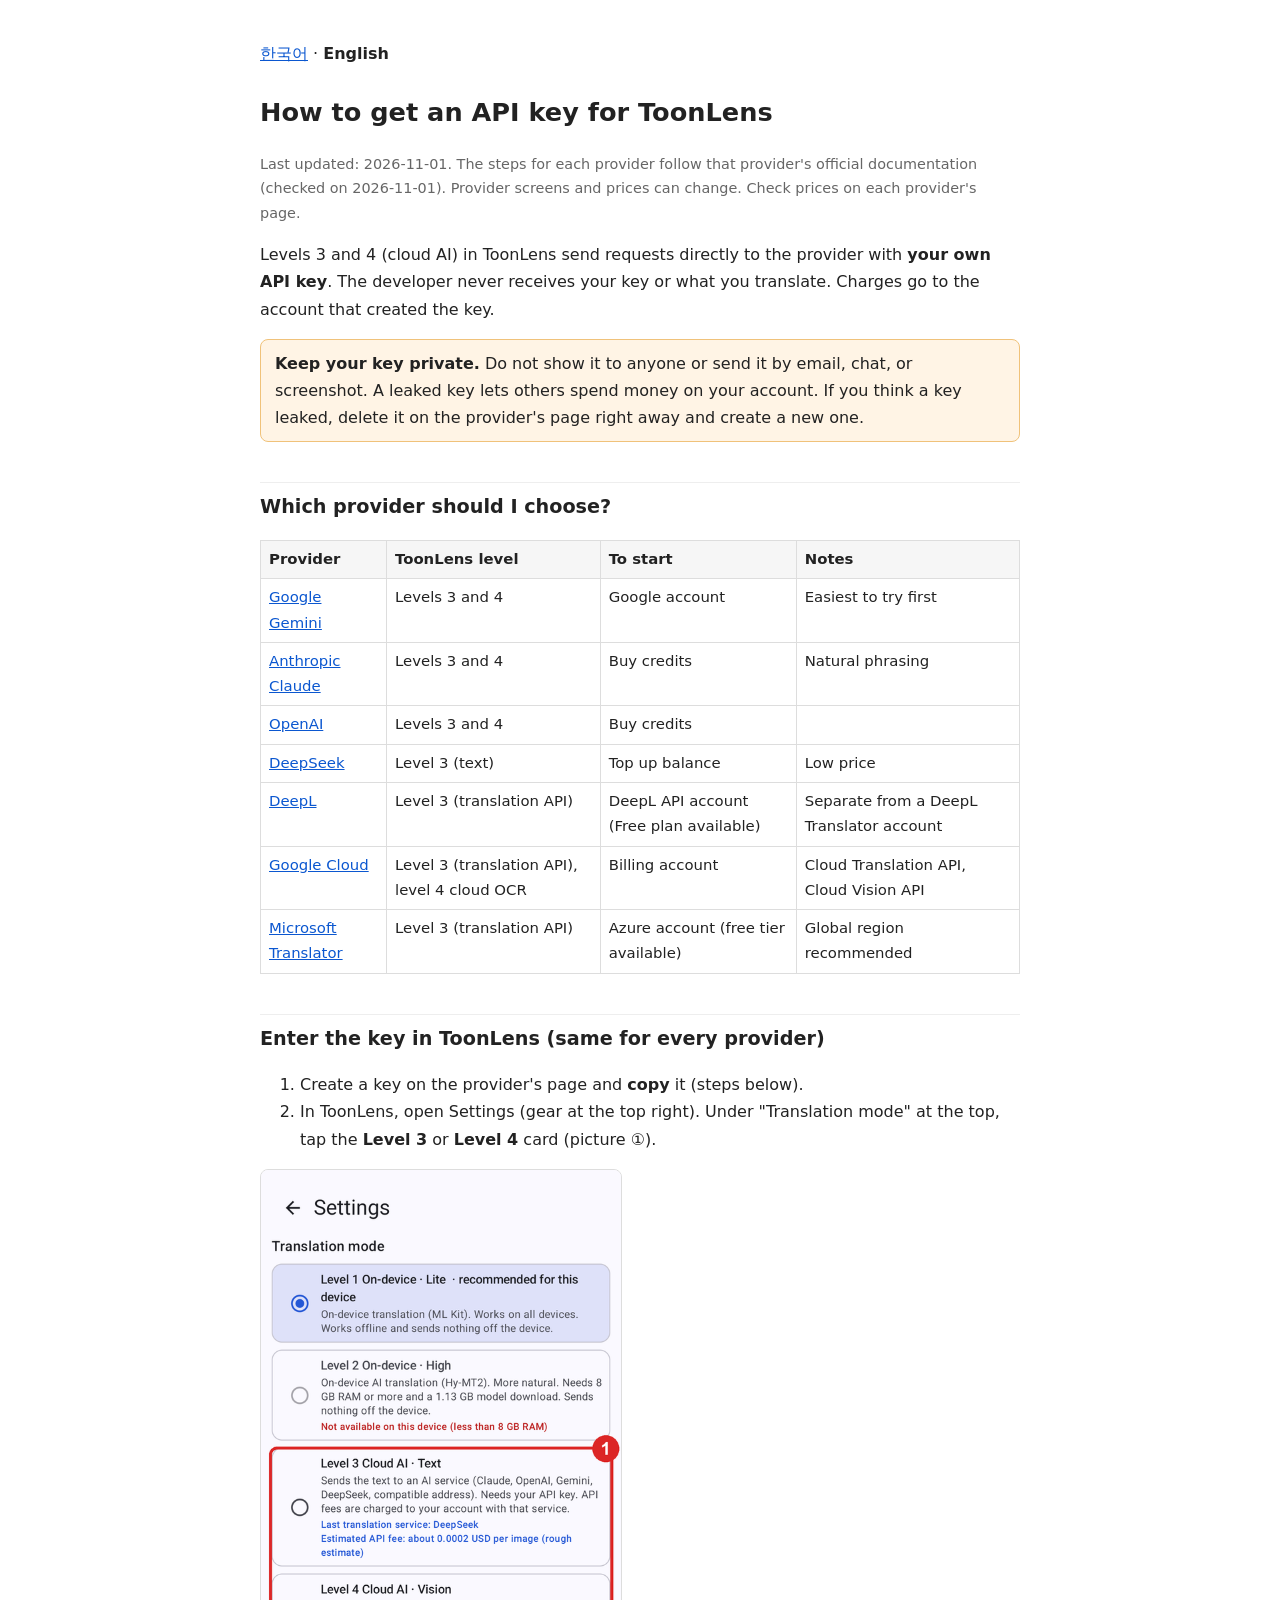
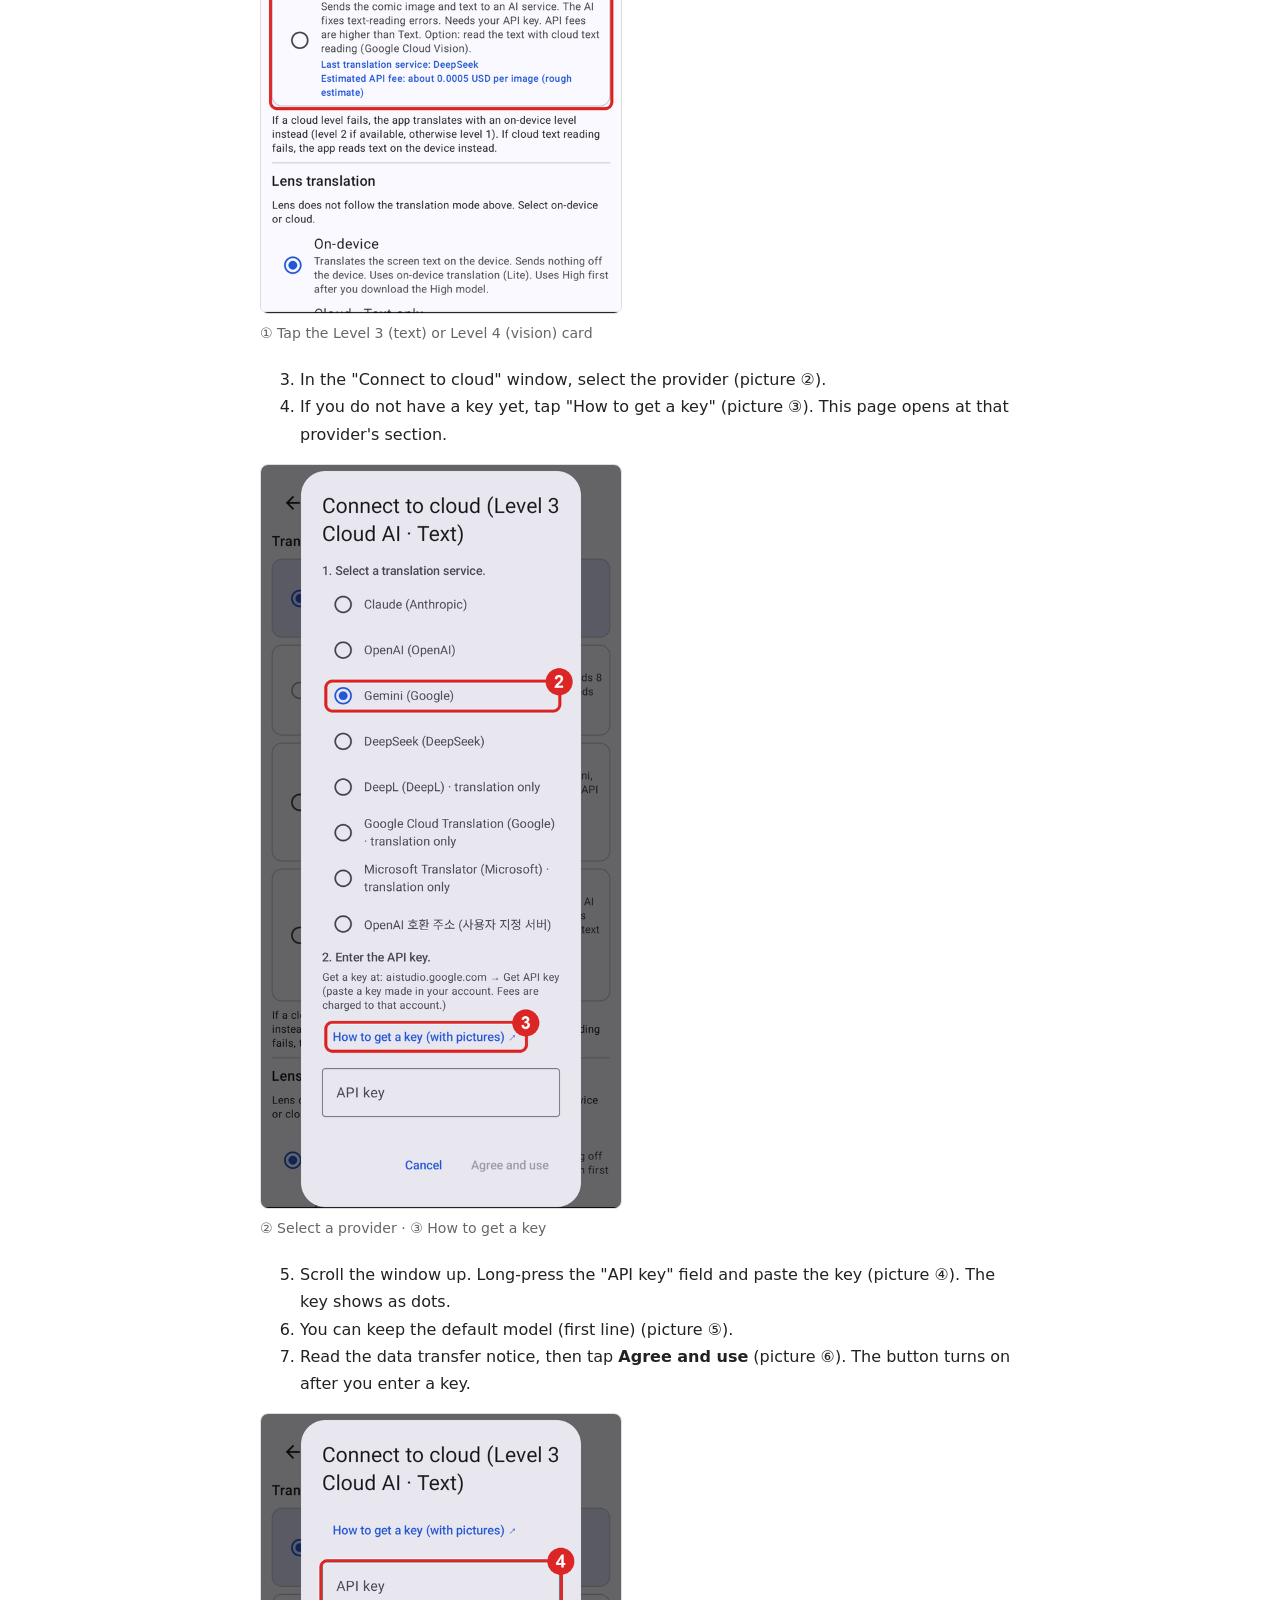
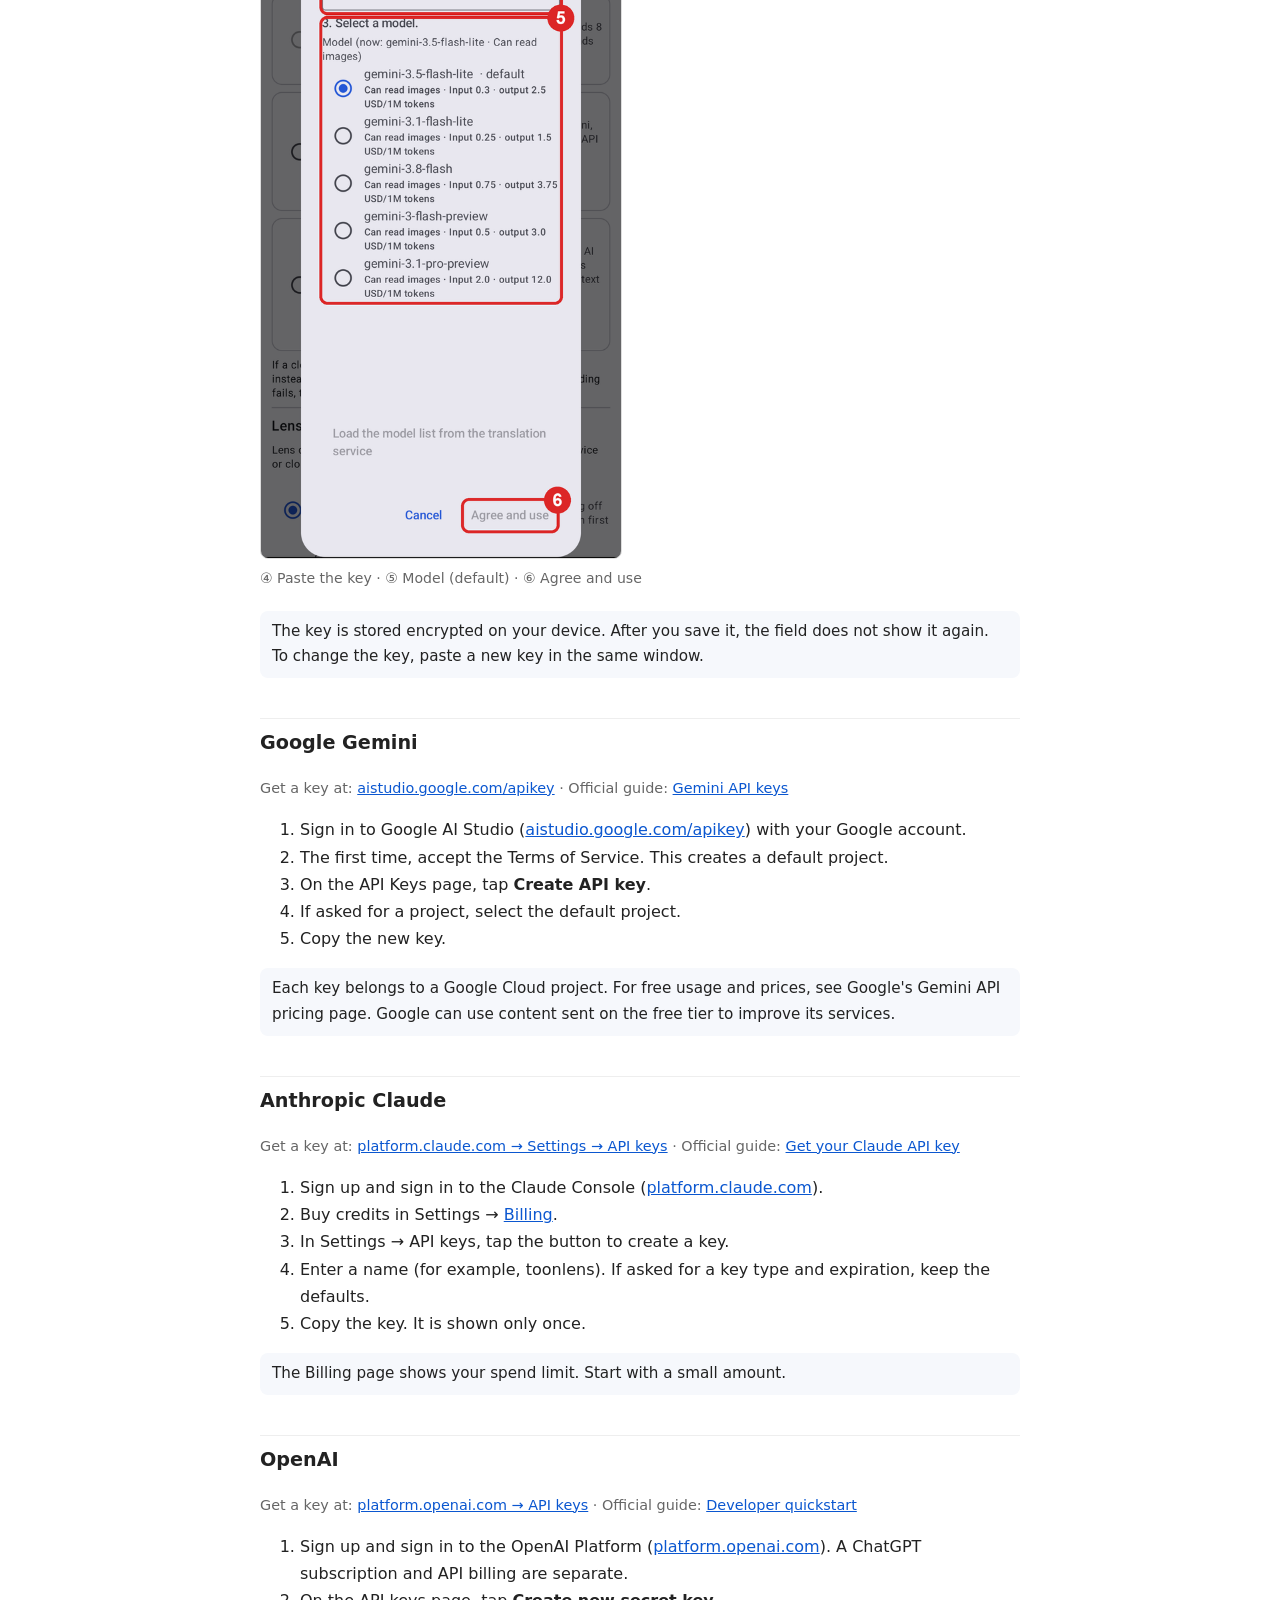
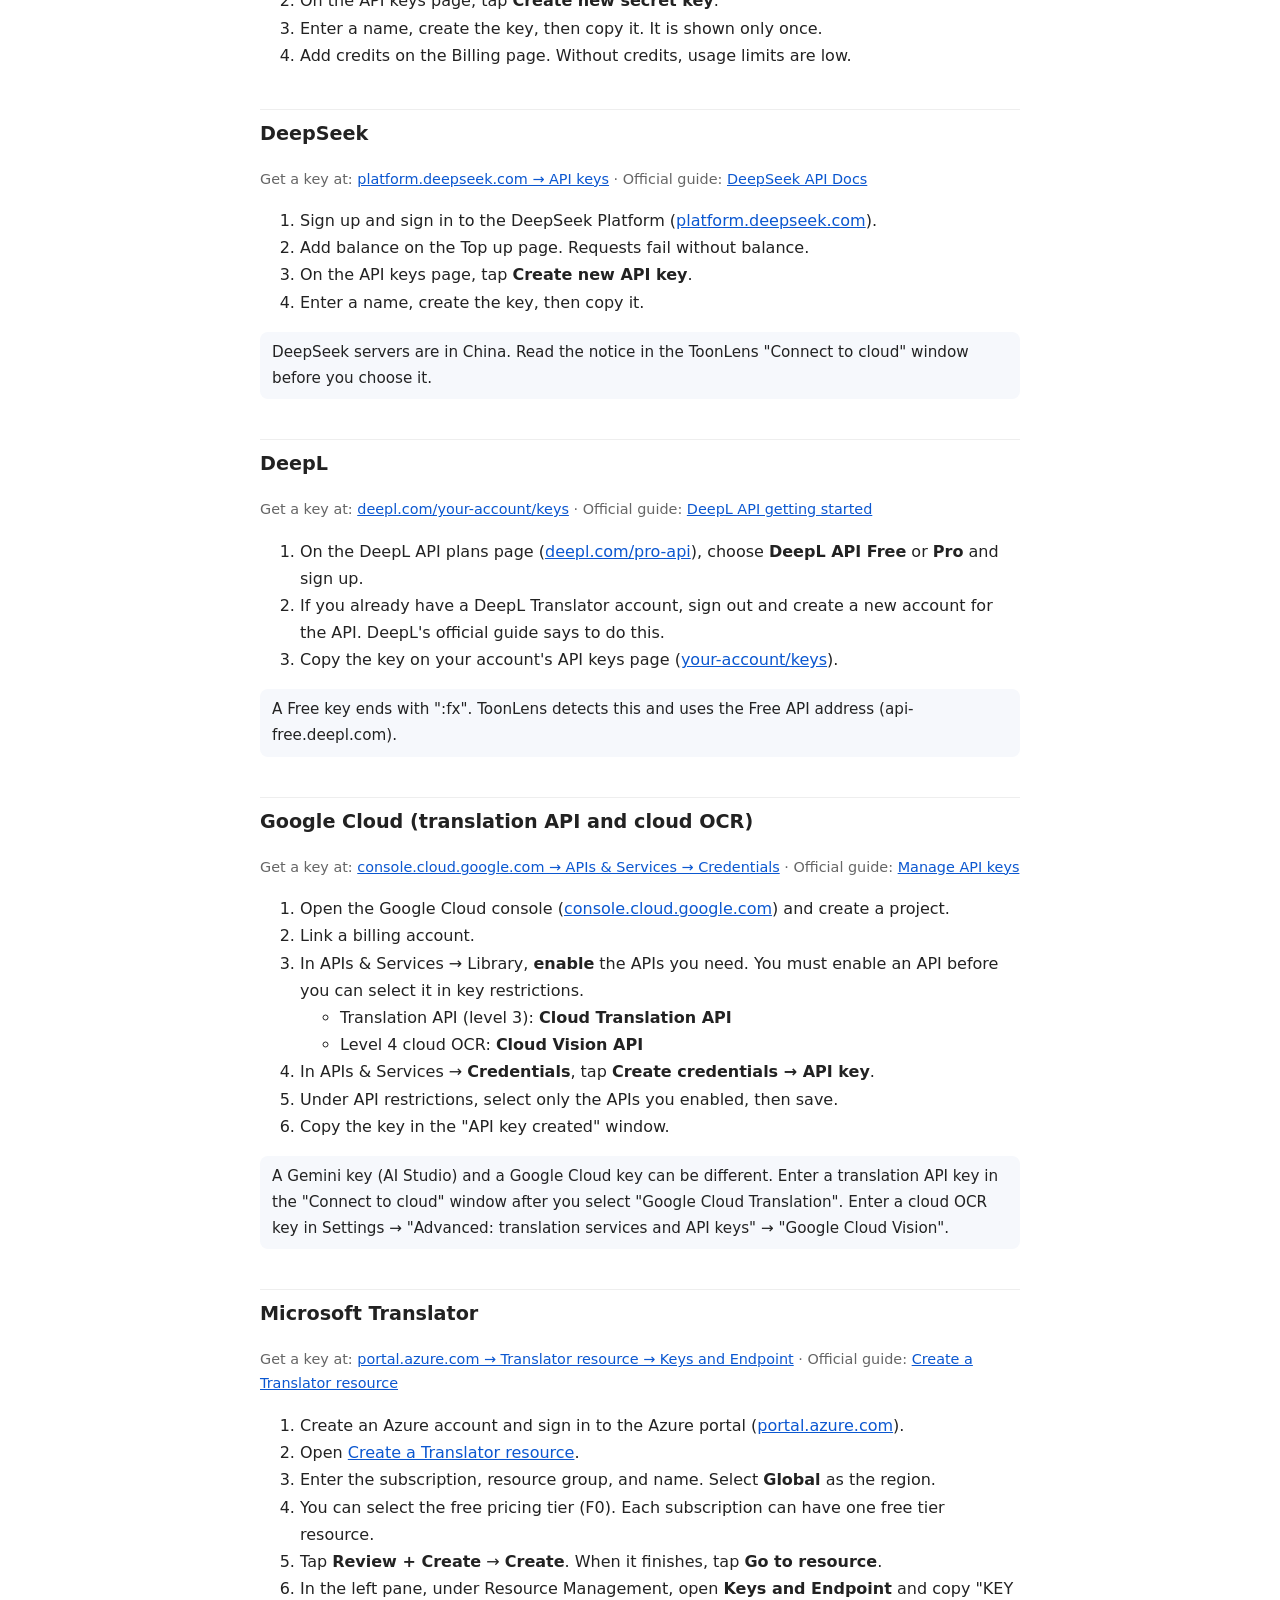
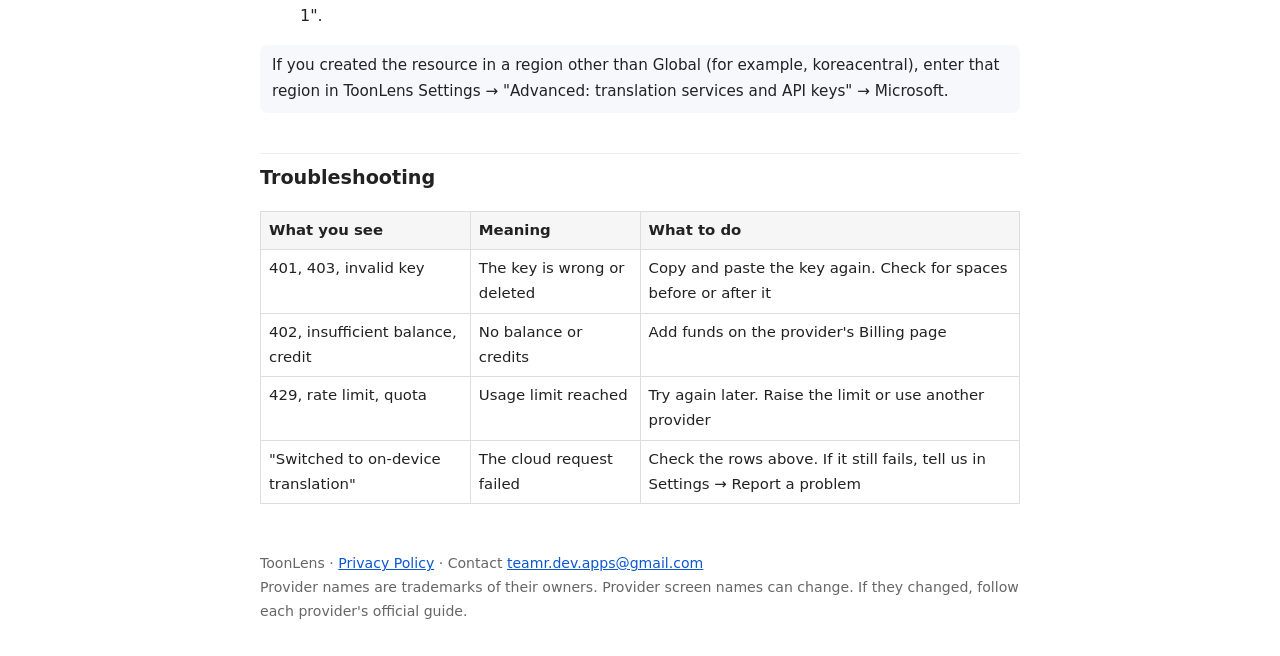
<file: toonlens/api-keys/en.html>
<!doctype html>
<html lang="en">
<head>
<meta charset="utf-8">
<meta name="viewport" content="width=device-width, initial-scale=1">
<title>ToonLens API Key Guide</title>
<link rel="stylesheet" href="style.css">
</head>
<body>
<p class="lang"><a href="ko.html">한국어</a> · <b>English</b></p>
<h1>How to get an API key for ToonLens</h1>
<p class="muted">Last updated: 2026-11-01. The steps for each provider follow that provider's official documentation (checked on 2026-11-01). Provider screens and prices can change. Check prices on each provider's page.</p>

<p>Levels 3 and 4 (cloud AI) in ToonLens send requests directly to the provider with <b>your own API key</b>. The developer never receives your key or what you translate. Charges go to the account that created the key.</p>

<div class="warn">
<b>Keep your key private.</b> Do not show it to anyone or send it by email, chat, or screenshot. A leaked key lets others spend money on your account. If you think a key leaked, delete it on the provider's page right away and create a new one.
</div>

<h2>Which provider should I choose?</h2>
<table>
  <tr><th>Provider</th><th>ToonLens level</th><th>To start</th><th>Notes</th></tr>
  <tr><td><a href="#gemini">Google Gemini</a></td><td>Levels 3 and 4</td><td>Google account</td><td>Easiest to try first</td></tr>
  <tr><td><a href="#claude">Anthropic Claude</a></td><td>Levels 3 and 4</td><td>Buy credits</td><td>Natural phrasing</td></tr>
  <tr><td><a href="#openai">OpenAI</a></td><td>Levels 3 and 4</td><td>Buy credits</td><td></td></tr>
  <tr><td><a href="#deepseek">DeepSeek</a></td><td>Level 3 (text)</td><td>Top up balance</td><td>Low price</td></tr>
  <tr><td><a href="#deepl">DeepL</a></td><td>Level 3 (translation API)</td><td>DeepL API account (Free plan available)</td><td>Separate from a DeepL Translator account</td></tr>
  <tr><td><a href="#google-cloud">Google Cloud</a></td><td>Level 3 (translation API), level 4 cloud OCR</td><td>Billing account</td><td>Cloud Translation API, Cloud Vision API</td></tr>
  <tr><td><a href="#microsoft">Microsoft Translator</a></td><td>Level 3 (translation API)</td><td>Azure account (free tier available)</td><td>Global region recommended</td></tr>
</table>

<h2 id="app">Enter the key in ToonLens (same for every provider)</h2>
<ol>
  <li>Create a key on the provider's page and <b>copy</b> it (steps below).</li>
  <li>In ToonLens, open Settings (gear at the top right). Under "Translation mode" at the top, tap the <b>Level 3</b> or <b>Level 4</b> card (picture ①).</li>
</ol>
<figure><img src="img/app-1-en.png" alt="Translation mode cards in ToonLens Settings, with Level 3 and Level 4 marked 1" loading="lazy" onerror="this.parentNode.className='missing'"><figcaption>① Tap the Level 3 (text) or Level 4 (vision) card</figcaption></figure>
<ol start="3">
  <li>In the "Connect to cloud" window, select the provider (picture ②).</li>
  <li>If you do not have a key yet, tap "How to get a key" (picture ③). This page opens at that provider's section.</li>
</ol>
<figure><img src="img/app-2-en.png" alt="Connect to cloud window, with Gemini marked 2 and the How to get a key link marked 3" loading="lazy" onerror="this.parentNode.className='missing'"><figcaption>② Select a provider · ③ How to get a key</figcaption></figure>
<ol start="5">
  <li>Scroll the window up. Long-press the "API key" field and paste the key (picture ④). The key shows as dots.</li>
  <li>You can keep the default model (first line) (picture ⑤).</li>
  <li>Read the data transfer notice, then tap <b>Agree and use</b> (picture ⑥). The button turns on after you enter a key.</li>
</ol>
<figure><img src="img/app-3-en.png" alt="Lower part of the Connect to cloud window, with the API key field marked 4, the model list marked 5, and Agree and use marked 6" loading="lazy" onerror="this.parentNode.className='missing'"><figcaption>④ Paste the key · ⑤ Model (default) · ⑥ Agree and use</figcaption></figure>
<p class="note">The key is stored encrypted on your device. After you save it, the field does not show it again. To change the key, paste a new key in the same window.</p>

<h2 id="gemini">Google Gemini</h2>
<p class="muted">Get a key at: <a href="https://aistudio.google.com/apikey">aistudio.google.com/apikey</a> · Official guide: <a href="https://ai.google.dev/gemini-api/docs/api-key">Gemini API keys</a></p>
<ol>
  <li>Sign in to Google AI Studio (<a href="https://aistudio.google.com/apikey">aistudio.google.com/apikey</a>) with your Google account.</li>
  <li>The first time, accept the Terms of Service. This creates a default project.</li>
  <li>On the API Keys page, tap <b>Create API key</b>.</li>
  <li>If asked for a project, select the default project.</li>
  <li>Copy the new key.</li>
</ol>
<p class="note">Each key belongs to a Google Cloud project. For free usage and prices, see Google's Gemini API pricing page. Google can use content sent on the free tier to improve its services.</p>

<h2 id="claude">Anthropic Claude</h2>
<p class="muted">Get a key at: <a href="https://platform.claude.com/settings/keys">platform.claude.com → Settings → API keys</a> · Official guide: <a href="https://platform.claude.com/docs/en/get-api-key">Get your Claude API key</a></p>
<ol>
  <li>Sign up and sign in to the Claude Console (<a href="https://platform.claude.com">platform.claude.com</a>).</li>
  <li>Buy credits in Settings → <a href="https://platform.claude.com/settings/billing">Billing</a>.</li>
  <li>In Settings → API keys, tap the button to create a key.</li>
  <li>Enter a name (for example, toonlens). If asked for a key type and expiration, keep the defaults.</li>
  <li>Copy the key. It is shown only once.</li>
</ol>
<p class="note">The Billing page shows your spend limit. Start with a small amount.</p>

<h2 id="openai">OpenAI</h2>
<p class="muted">Get a key at: <a href="https://platform.openai.com/api-keys">platform.openai.com → API keys</a> · Official guide: <a href="https://developers.openai.com/api/docs/quickstart">Developer quickstart</a></p>
<ol>
  <li>Sign up and sign in to the OpenAI Platform (<a href="https://platform.openai.com">platform.openai.com</a>). A ChatGPT subscription and API billing are separate.</li>
  <li>On the API keys page, tap <b>Create new secret key</b>.</li>
  <li>Enter a name, create the key, then copy it. It is shown only once.</li>
  <li>Add credits on the Billing page. Without credits, usage limits are low.</li>
</ol>

<h2 id="deepseek">DeepSeek</h2>
<p class="muted">Get a key at: <a href="https://platform.deepseek.com/api_keys">platform.deepseek.com → API keys</a> · Official guide: <a href="https://api-docs.deepseek.com/">DeepSeek API Docs</a></p>
<ol>
  <li>Sign up and sign in to the DeepSeek Platform (<a href="https://platform.deepseek.com">platform.deepseek.com</a>).</li>
  <li>Add balance on the Top up page. Requests fail without balance.</li>
  <li>On the API keys page, tap <b>Create new API key</b>.</li>
  <li>Enter a name, create the key, then copy it.</li>
</ol>
<p class="note">DeepSeek servers are in China. Read the notice in the ToonLens "Connect to cloud" window before you choose it.</p>

<h2 id="deepl">DeepL</h2>
<p class="muted">Get a key at: <a href="https://www.deepl.com/your-account/keys">deepl.com/your-account/keys</a> · Official guide: <a href="https://developers.deepl.com/docs/getting-started/intro">DeepL API getting started</a></p>
<ol>
  <li>On the DeepL API plans page (<a href="https://www.deepl.com/pro-api">deepl.com/pro-api</a>), choose <b>DeepL API Free</b> or <b>Pro</b> and sign up.</li>
  <li>If you already have a DeepL Translator account, sign out and create a new account for the API. DeepL's official guide says to do this.</li>
  <li>Copy the key on your account's API keys page (<a href="https://www.deepl.com/your-account/keys">your-account/keys</a>).</li>
</ol>
<p class="note">A Free key ends with ":fx". ToonLens detects this and uses the Free API address (api-free.deepl.com).</p>

<h2 id="google-cloud">Google Cloud (translation API and cloud OCR)</h2>
<p class="muted">Get a key at: <a href="https://console.cloud.google.com/apis/credentials">console.cloud.google.com → APIs &amp; Services → Credentials</a> · Official guide: <a href="https://docs.cloud.google.com/docs/authentication/api-keys">Manage API keys</a></p>
<ol>
  <li>Open the Google Cloud console (<a href="https://console.cloud.google.com">console.cloud.google.com</a>) and create a project.</li>
  <li>Link a billing account.</li>
  <li>In APIs &amp; Services → Library, <b>enable</b> the APIs you need. You must enable an API before you can select it in key restrictions.
    <ul><li>Translation API (level 3): <b>Cloud Translation API</b></li><li>Level 4 cloud OCR: <b>Cloud Vision API</b></li></ul></li>
  <li>In APIs &amp; Services → <b>Credentials</b>, tap <b>Create credentials → API key</b>.</li>
  <li>Under API restrictions, select only the APIs you enabled, then save.</li>
  <li>Copy the key in the "API key created" window.</li>
</ol>
<p class="note">A Gemini key (AI Studio) and a Google Cloud key can be different. Enter a translation API key in the "Connect to cloud" window after you select "Google Cloud Translation". Enter a cloud OCR key in Settings → "Advanced: translation services and API keys" → "Google Cloud Vision".</p>

<h2 id="microsoft">Microsoft Translator</h2>
<p class="muted">Get a key at: <a href="https://portal.azure.com">portal.azure.com → Translator resource → Keys and Endpoint</a> · Official guide: <a href="https://learn.microsoft.com/azure/ai-services/translator/how-to/create-translator-resource">Create a Translator resource</a></p>
<ol>
  <li>Create an Azure account and sign in to the Azure portal (<a href="https://portal.azure.com">portal.azure.com</a>).</li>
  <li>Open <a href="https://portal.azure.com/#create/Microsoft.CognitiveServicesTextTranslation">Create a Translator resource</a>.</li>
  <li>Enter the subscription, resource group, and name. Select <b>Global</b> as the region.</li>
  <li>You can select the free pricing tier (F0). Each subscription can have one free tier resource.</li>
  <li>Tap <b>Review + Create</b> → <b>Create</b>. When it finishes, tap <b>Go to resource</b>.</li>
  <li>In the left pane, under Resource Management, open <b>Keys and Endpoint</b> and copy "KEY 1".</li>
</ol>
<p class="note">If you created the resource in a region other than Global (for example, koreacentral), enter that region in ToonLens Settings → "Advanced: translation services and API keys" → Microsoft.</p>

<h2>Troubleshooting</h2>
<table>
  <tr><th>What you see</th><th>Meaning</th><th>What to do</th></tr>
  <tr><td>401, 403, invalid key</td><td>The key is wrong or deleted</td><td>Copy and paste the key again. Check for spaces before or after it</td></tr>
  <tr><td>402, insufficient balance, credit</td><td>No balance or credits</td><td>Add funds on the provider's Billing page</td></tr>
  <tr><td>429, rate limit, quota</td><td>Usage limit reached</td><td>Try again later. Raise the limit or use another provider</td></tr>
  <tr><td>"Switched to on-device translation"</td><td>The cloud request failed</td><td>Check the rows above. If it still fails, tell us in Settings → Report a problem</td></tr>
</table>

<footer>ToonLens · <a href="../../privacy.html">Privacy Policy</a> · Contact <a href="mailto:teamr.dev.apps@gmail.com">teamr.dev.apps@gmail.com</a><br>Provider names are trademarks of their owners. Provider screen names can change. If they changed, follow each provider's official guide.</footer>
</body>
</html>
</file>
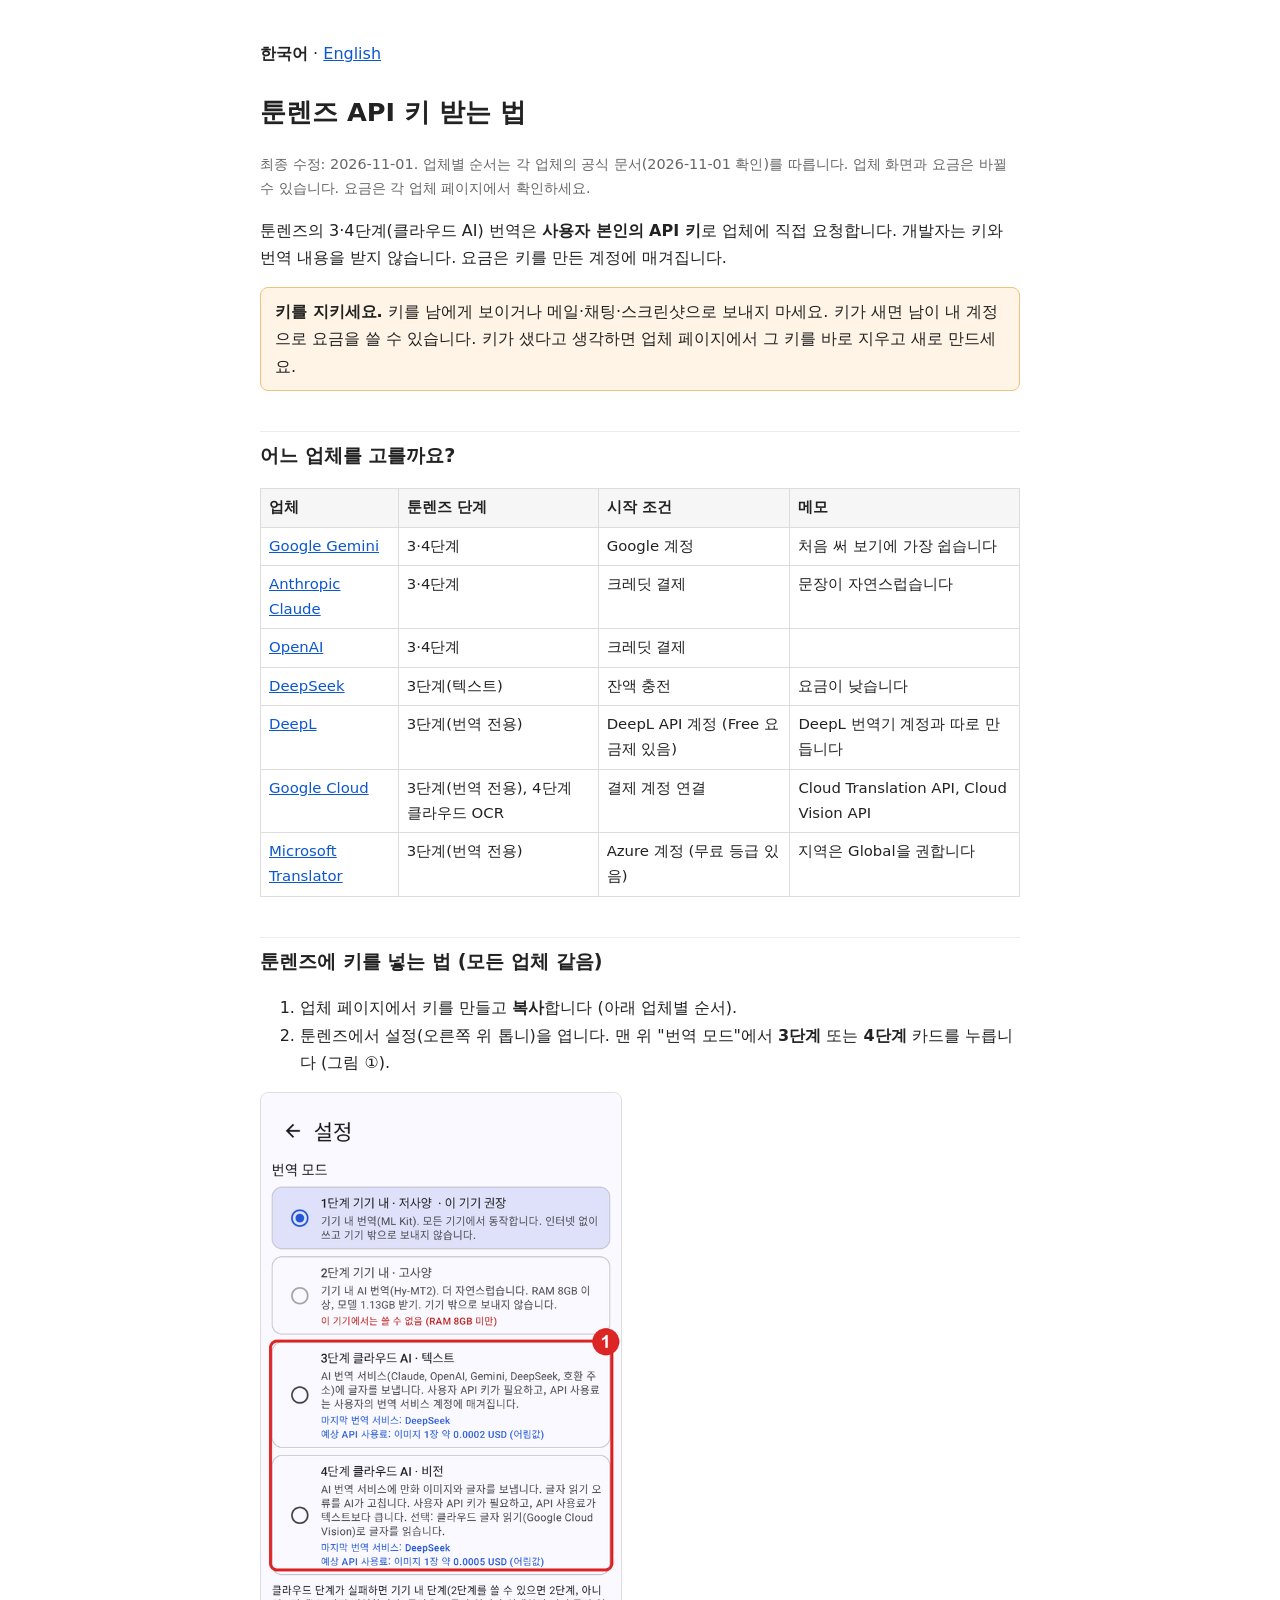
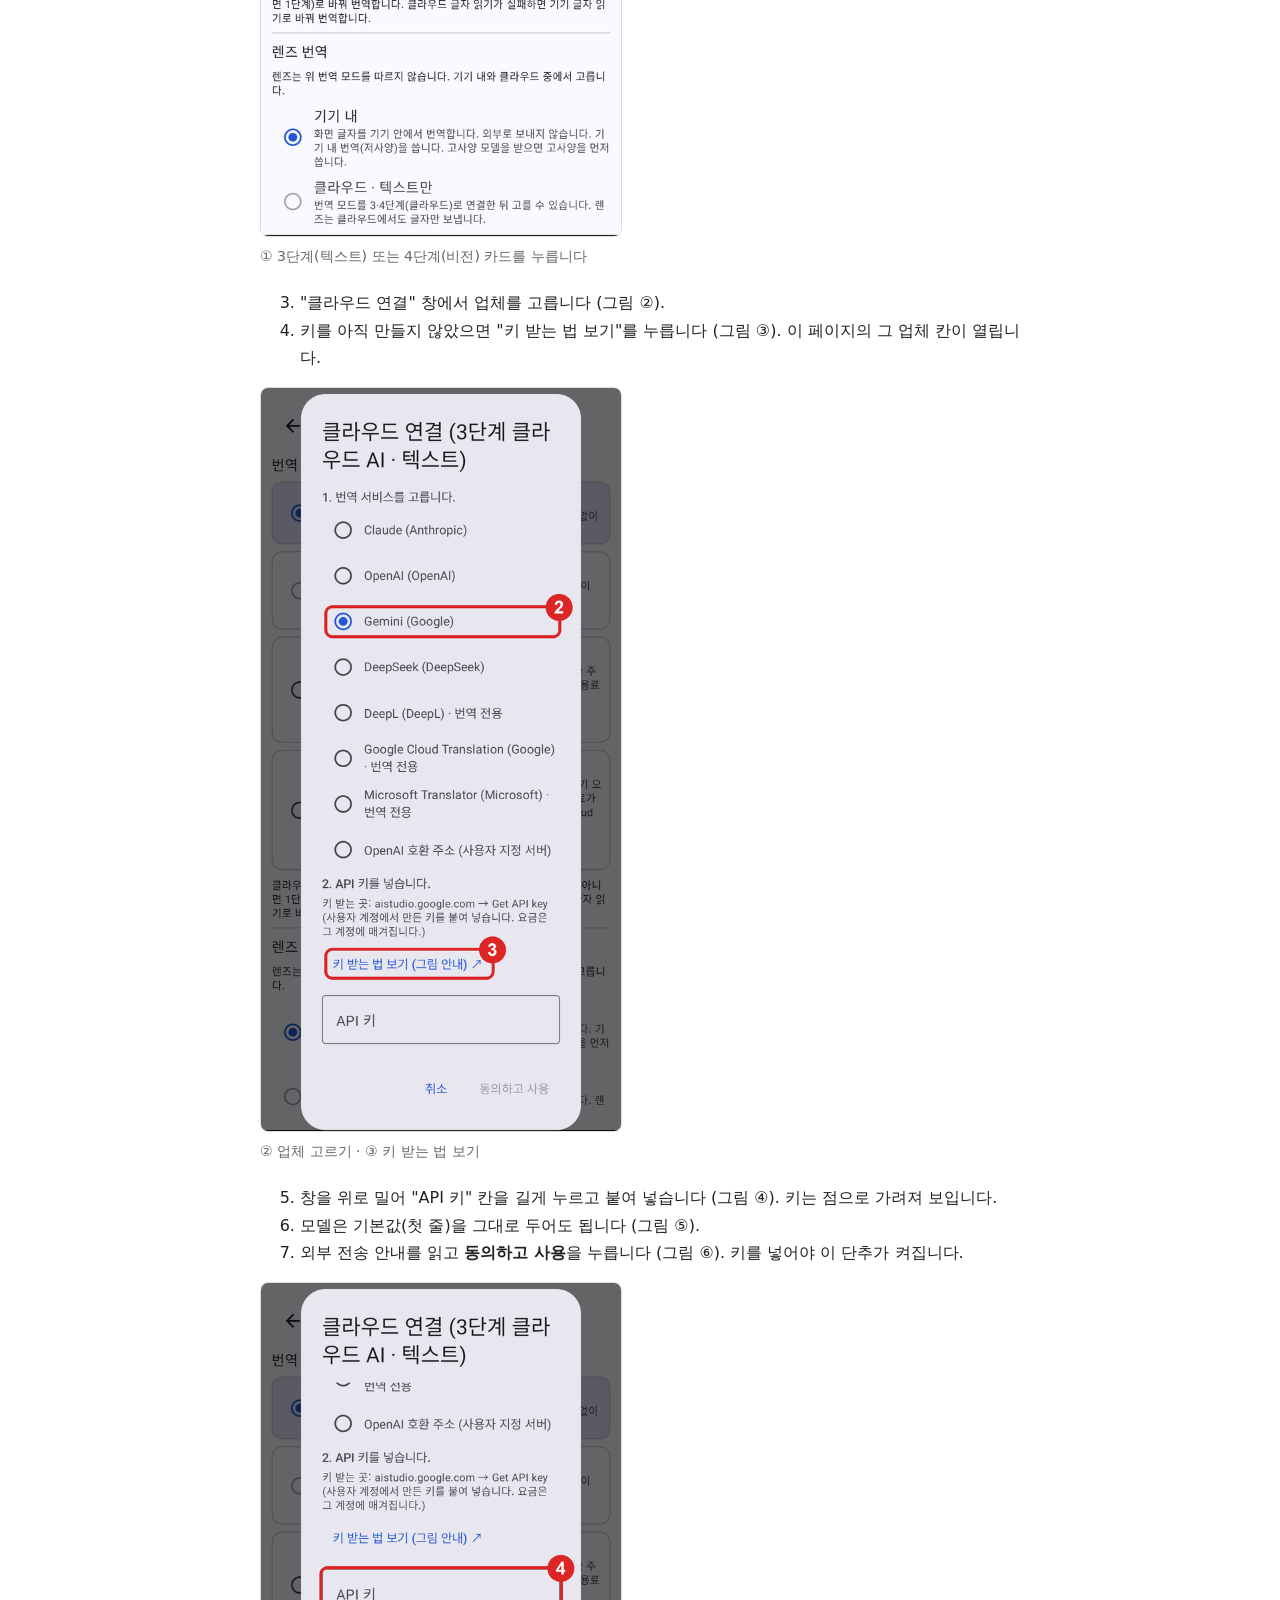
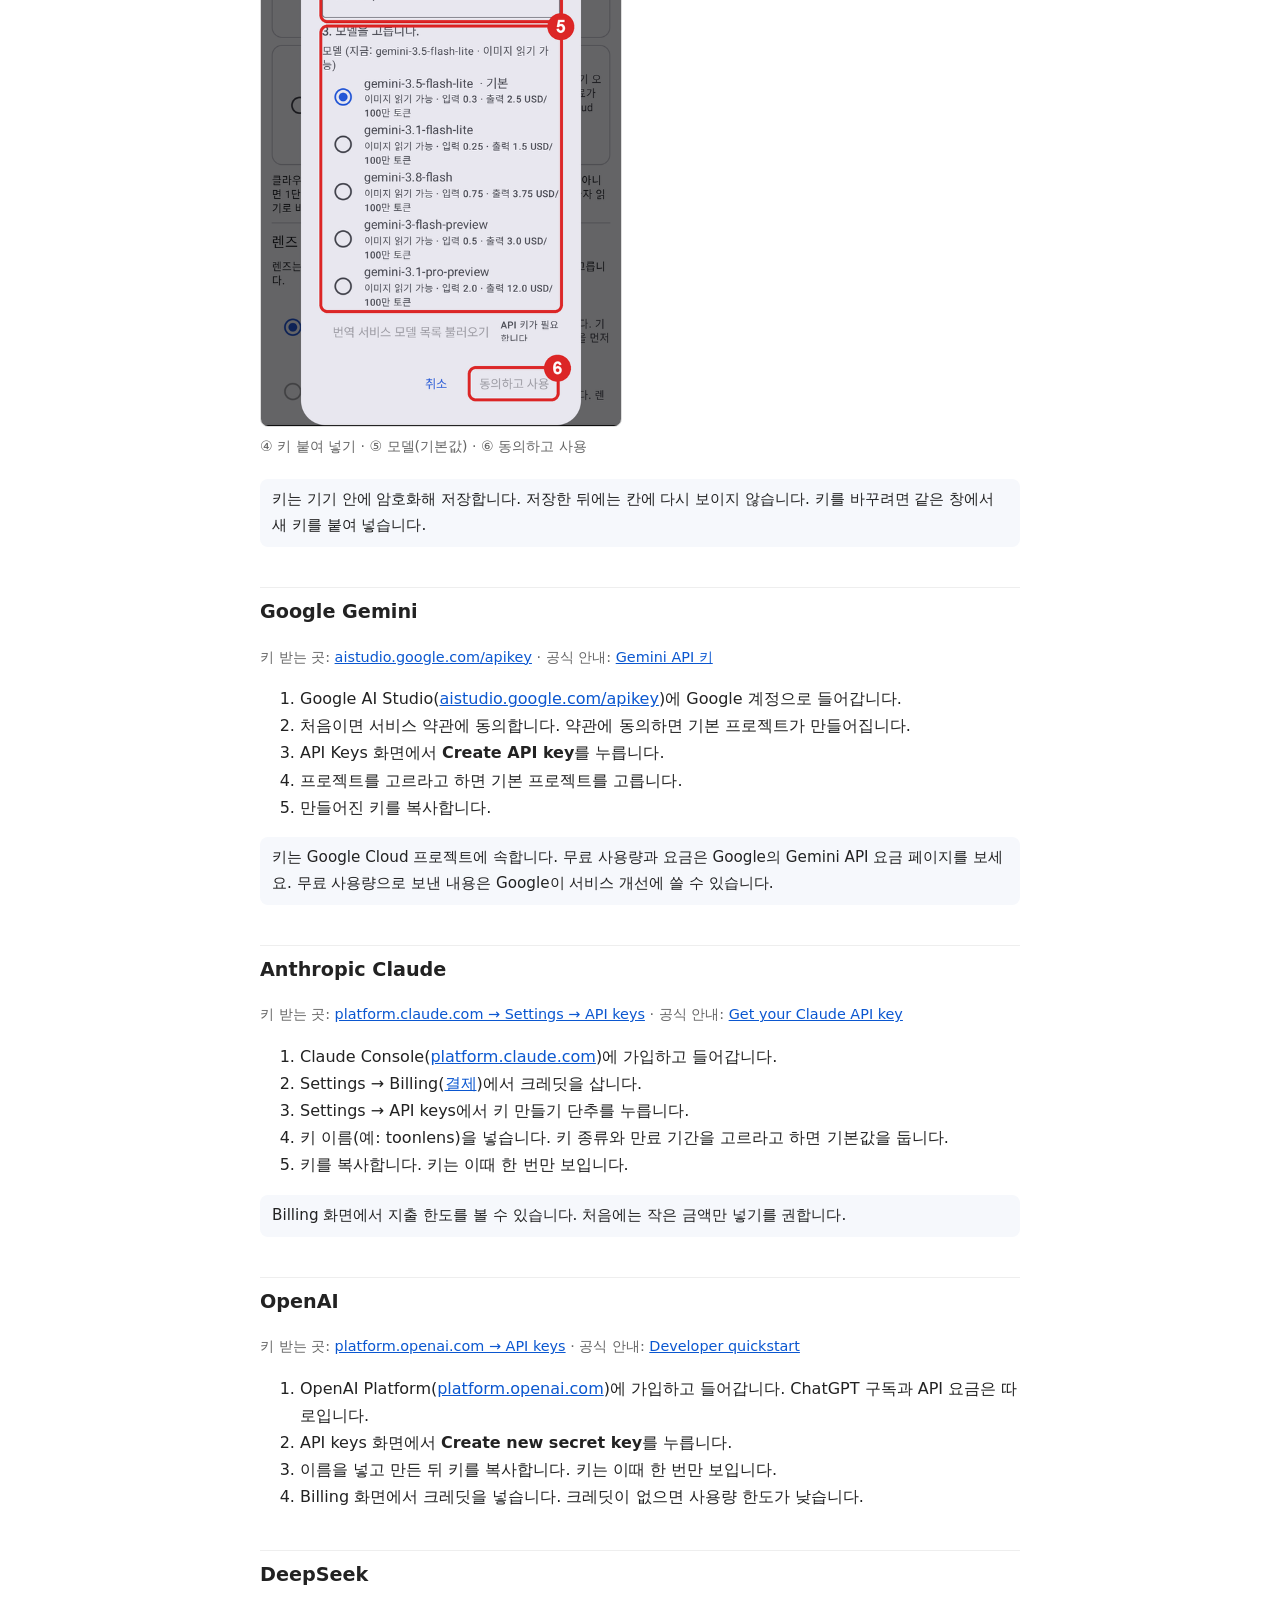
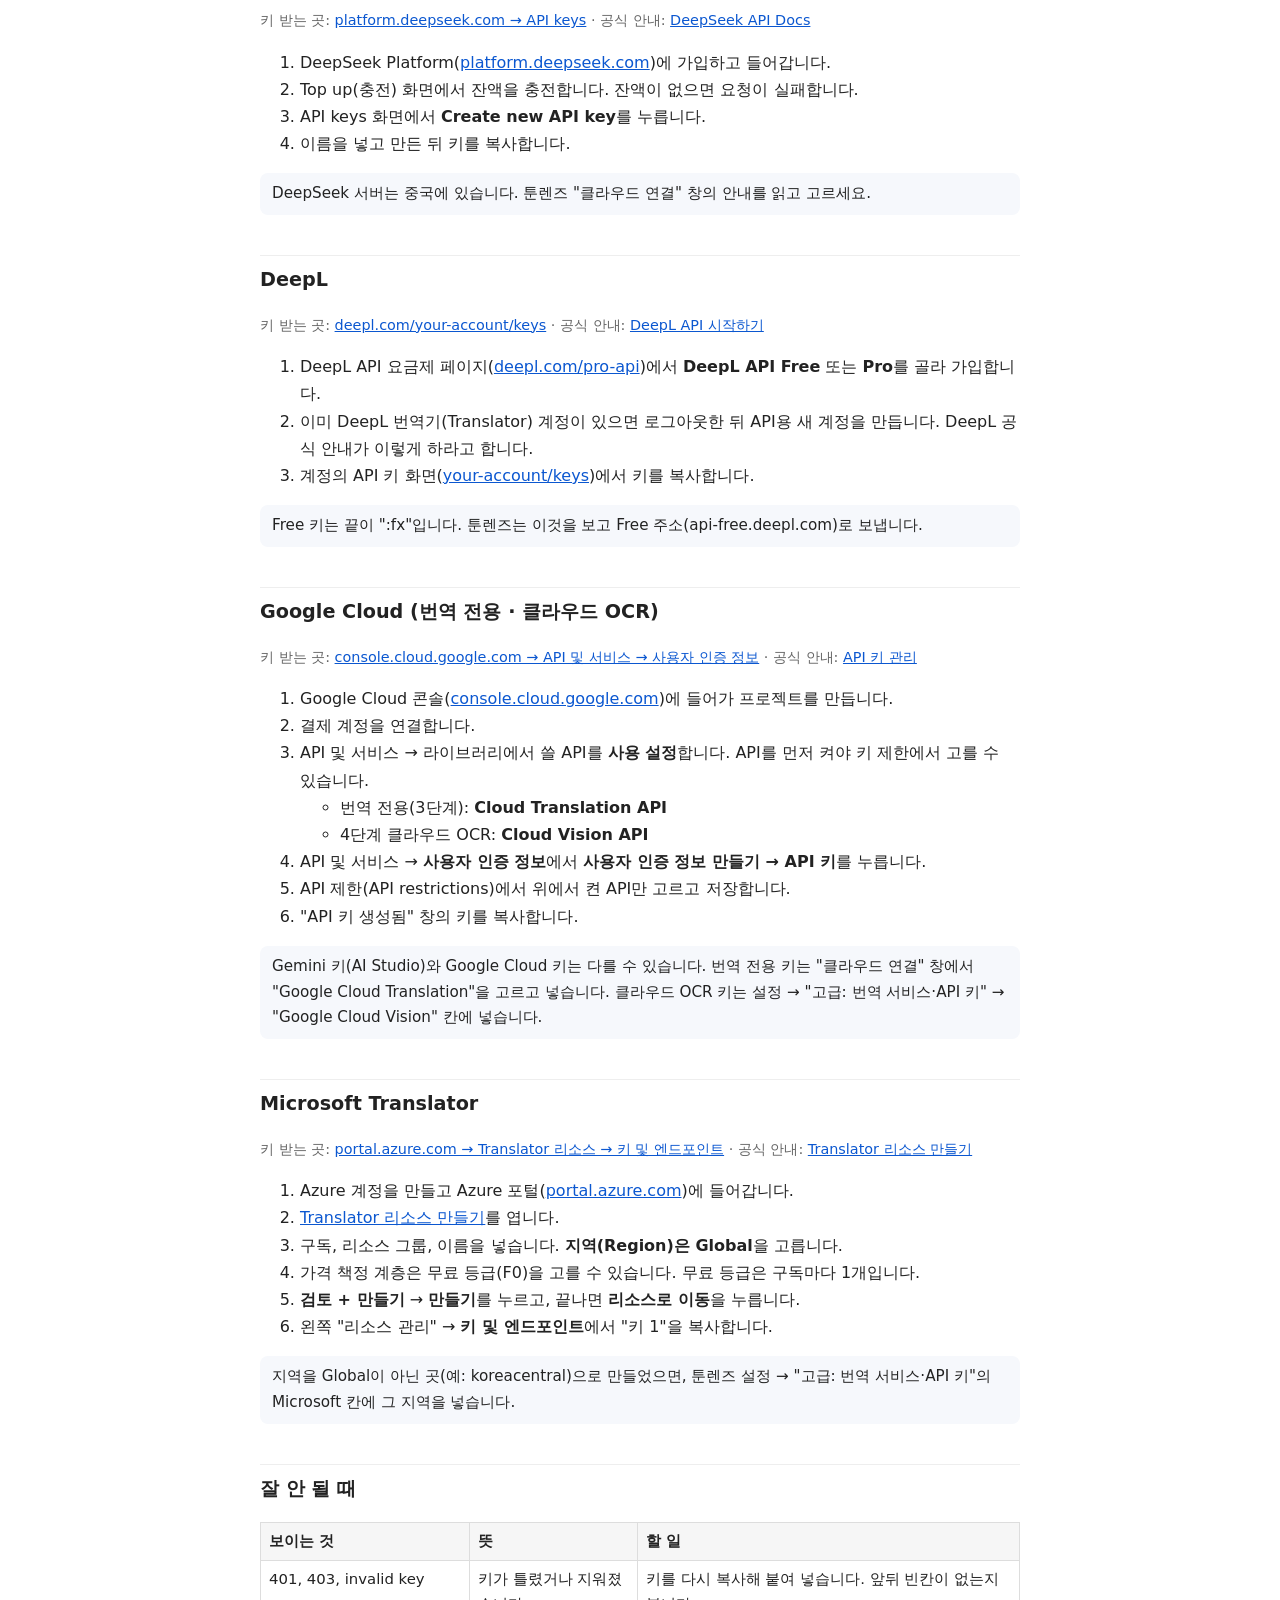
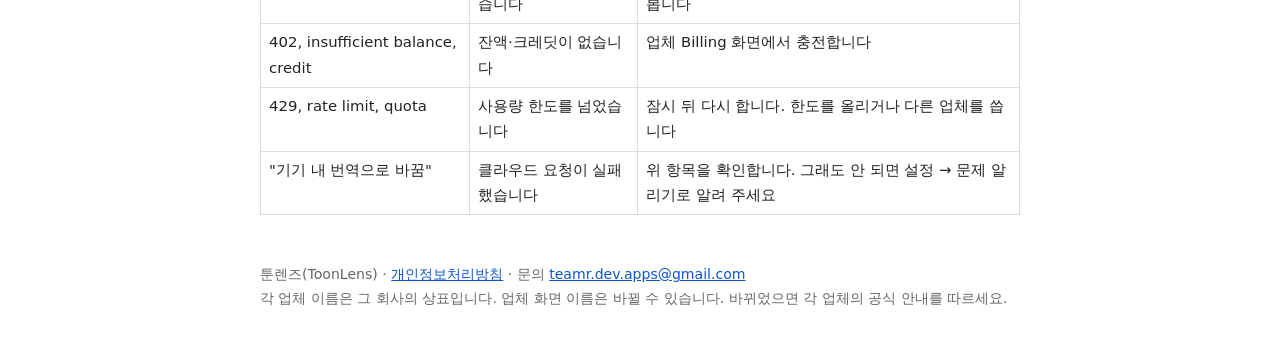
<file: toonlens/api-keys/ko.html>
<!doctype html>
<html lang="ko">
<head>
<meta charset="utf-8">
<meta name="viewport" content="width=device-width, initial-scale=1">
<title>툰렌즈 API 키 받는 법</title>
<link rel="stylesheet" href="style.css">
</head>
<body>
<p class="lang"><b>한국어</b> · <a href="en.html">English</a></p>
<h1>툰렌즈 API 키 받는 법</h1>
<p class="muted">최종 수정: 2026-11-01. 업체별 순서는 각 업체의 공식 문서(2026-11-01 확인)를 따릅니다. 업체 화면과 요금은 바뀔 수 있습니다. 요금은 각 업체 페이지에서 확인하세요.</p>

<p>툰렌즈의 3·4단계(클라우드 AI) 번역은 <b>사용자 본인의 API 키</b>로 업체에 직접 요청합니다. 개발자는 키와 번역 내용을 받지 않습니다. 요금은 키를 만든 계정에 매겨집니다.</p>

<div class="warn">
<b>키를 지키세요.</b> 키를 남에게 보이거나 메일·채팅·스크린샷으로 보내지 마세요. 키가 새면 남이 내 계정으로 요금을 쓸 수 있습니다. 키가 샜다고 생각하면 업체 페이지에서 그 키를 바로 지우고 새로 만드세요.
</div>

<h2>어느 업체를 고를까요?</h2>
<table>
  <tr><th>업체</th><th>툰렌즈 단계</th><th>시작 조건</th><th>메모</th></tr>
  <tr><td><a href="#gemini">Google Gemini</a></td><td>3·4단계</td><td>Google 계정</td><td>처음 써 보기에 가장 쉽습니다</td></tr>
  <tr><td><a href="#claude">Anthropic Claude</a></td><td>3·4단계</td><td>크레딧 결제</td><td>문장이 자연스럽습니다</td></tr>
  <tr><td><a href="#openai">OpenAI</a></td><td>3·4단계</td><td>크레딧 결제</td><td></td></tr>
  <tr><td><a href="#deepseek">DeepSeek</a></td><td>3단계(텍스트)</td><td>잔액 충전</td><td>요금이 낮습니다</td></tr>
  <tr><td><a href="#deepl">DeepL</a></td><td>3단계(번역 전용)</td><td>DeepL API 계정 (Free 요금제 있음)</td><td>DeepL 번역기 계정과 따로 만듭니다</td></tr>
  <tr><td><a href="#google-cloud">Google Cloud</a></td><td>3단계(번역 전용), 4단계 클라우드 OCR</td><td>결제 계정 연결</td><td>Cloud Translation API, Cloud Vision API</td></tr>
  <tr><td><a href="#microsoft">Microsoft Translator</a></td><td>3단계(번역 전용)</td><td>Azure 계정 (무료 등급 있음)</td><td>지역은 Global을 권합니다</td></tr>
</table>

<h2 id="app">툰렌즈에 키를 넣는 법 (모든 업체 같음)</h2>
<ol>
  <li>업체 페이지에서 키를 만들고 <b>복사</b>합니다 (아래 업체별 순서).</li>
  <li>툰렌즈에서 설정(오른쪽 위 톱니)을 엽니다. 맨 위 "번역 모드"에서 <b>3단계</b> 또는 <b>4단계</b> 카드를 누릅니다 (그림 ①).</li>
</ol>
<figure><img src="img/app-1-ko.png" alt="툰렌즈 설정의 번역 모드 카드. 3단계와 4단계 카드에 ① 표시" loading="lazy" onerror="this.parentNode.className='missing'"><figcaption>① 3단계(텍스트) 또는 4단계(비전) 카드를 누릅니다</figcaption></figure>
<ol start="3">
  <li>"클라우드 연결" 창에서 업체를 고릅니다 (그림 ②).</li>
  <li>키를 아직 만들지 않았으면 "키 받는 법 보기"를 누릅니다 (그림 ③). 이 페이지의 그 업체 칸이 열립니다.</li>
</ol>
<figure><img src="img/app-2-ko.png" alt="클라우드 연결 창. 업체 목록의 Gemini에 ②, 키 받는 법 보기 링크에 ③ 표시" loading="lazy" onerror="this.parentNode.className='missing'"><figcaption>② 업체 고르기 · ③ 키 받는 법 보기</figcaption></figure>
<ol start="5">
  <li>창을 위로 밀어 "API 키" 칸을 길게 누르고 붙여 넣습니다 (그림 ④). 키는 점으로 가려져 보입니다.</li>
  <li>모델은 기본값(첫 줄)을 그대로 두어도 됩니다 (그림 ⑤).</li>
  <li>외부 전송 안내를 읽고 <b>동의하고 사용</b>을 누릅니다 (그림 ⑥). 키를 넣어야 이 단추가 켜집니다.</li>
</ol>
<figure><img src="img/app-3-ko.png" alt="클라우드 연결 창 아래쪽. API 키 칸에 ④, 모델 목록에 ⑤, 동의하고 사용 단추에 ⑥ 표시" loading="lazy" onerror="this.parentNode.className='missing'"><figcaption>④ 키 붙여 넣기 · ⑤ 모델(기본값) · ⑥ 동의하고 사용</figcaption></figure>
<p class="note">키는 기기 안에 암호화해 저장합니다. 저장한 뒤에는 칸에 다시 보이지 않습니다. 키를 바꾸려면 같은 창에서 새 키를 붙여 넣습니다.</p>

<h2 id="gemini">Google Gemini</h2>
<p class="muted">키 받는 곳: <a href="https://aistudio.google.com/apikey">aistudio.google.com/apikey</a> · 공식 안내: <a href="https://ai.google.dev/gemini-api/docs/api-key">Gemini API 키</a></p>
<ol>
  <li>Google AI Studio(<a href="https://aistudio.google.com/apikey">aistudio.google.com/apikey</a>)에 Google 계정으로 들어갑니다.</li>
  <li>처음이면 서비스 약관에 동의합니다. 약관에 동의하면 기본 프로젝트가 만들어집니다.</li>
  <li>API Keys 화면에서 <b>Create API key</b>를 누릅니다.</li>
  <li>프로젝트를 고르라고 하면 기본 프로젝트를 고릅니다.</li>
  <li>만들어진 키를 복사합니다.</li>
</ol>
<p class="note">키는 Google Cloud 프로젝트에 속합니다. 무료 사용량과 요금은 Google의 Gemini API 요금 페이지를 보세요. 무료 사용량으로 보낸 내용은 Google이 서비스 개선에 쓸 수 있습니다.</p>

<h2 id="claude">Anthropic Claude</h2>
<p class="muted">키 받는 곳: <a href="https://platform.claude.com/settings/keys">platform.claude.com → Settings → API keys</a> · 공식 안내: <a href="https://platform.claude.com/docs/en/get-api-key">Get your Claude API key</a></p>
<ol>
  <li>Claude Console(<a href="https://platform.claude.com">platform.claude.com</a>)에 가입하고 들어갑니다.</li>
  <li>Settings → Billing(<a href="https://platform.claude.com/settings/billing">결제</a>)에서 크레딧을 삽니다.</li>
  <li>Settings → API keys에서 키 만들기 단추를 누릅니다.</li>
  <li>키 이름(예: toonlens)을 넣습니다. 키 종류와 만료 기간을 고르라고 하면 기본값을 둡니다.</li>
  <li>키를 복사합니다. 키는 이때 한 번만 보입니다.</li>
</ol>
<p class="note">Billing 화면에서 지출 한도를 볼 수 있습니다. 처음에는 작은 금액만 넣기를 권합니다.</p>

<h2 id="openai">OpenAI</h2>
<p class="muted">키 받는 곳: <a href="https://platform.openai.com/api-keys">platform.openai.com → API keys</a> · 공식 안내: <a href="https://developers.openai.com/api/docs/quickstart">Developer quickstart</a></p>
<ol>
  <li>OpenAI Platform(<a href="https://platform.openai.com">platform.openai.com</a>)에 가입하고 들어갑니다. ChatGPT 구독과 API 요금은 따로입니다.</li>
  <li>API keys 화면에서 <b>Create new secret key</b>를 누릅니다.</li>
  <li>이름을 넣고 만든 뒤 키를 복사합니다. 키는 이때 한 번만 보입니다.</li>
  <li>Billing 화면에서 크레딧을 넣습니다. 크레딧이 없으면 사용량 한도가 낮습니다.</li>
</ol>

<h2 id="deepseek">DeepSeek</h2>
<p class="muted">키 받는 곳: <a href="https://platform.deepseek.com/api_keys">platform.deepseek.com → API keys</a> · 공식 안내: <a href="https://api-docs.deepseek.com/">DeepSeek API Docs</a></p>
<ol>
  <li>DeepSeek Platform(<a href="https://platform.deepseek.com">platform.deepseek.com</a>)에 가입하고 들어갑니다.</li>
  <li>Top up(충전) 화면에서 잔액을 충전합니다. 잔액이 없으면 요청이 실패합니다.</li>
  <li>API keys 화면에서 <b>Create new API key</b>를 누릅니다.</li>
  <li>이름을 넣고 만든 뒤 키를 복사합니다.</li>
</ol>
<p class="note">DeepSeek 서버는 중국에 있습니다. 툰렌즈 "클라우드 연결" 창의 안내를 읽고 고르세요.</p>

<h2 id="deepl">DeepL</h2>
<p class="muted">키 받는 곳: <a href="https://www.deepl.com/your-account/keys">deepl.com/your-account/keys</a> · 공식 안내: <a href="https://developers.deepl.com/docs/getting-started/intro">DeepL API 시작하기</a></p>
<ol>
  <li>DeepL API 요금제 페이지(<a href="https://www.deepl.com/pro-api">deepl.com/pro-api</a>)에서 <b>DeepL API Free</b> 또는 <b>Pro</b>를 골라 가입합니다.</li>
  <li>이미 DeepL 번역기(Translator) 계정이 있으면 로그아웃한 뒤 API용 새 계정을 만듭니다. DeepL 공식 안내가 이렇게 하라고 합니다.</li>
  <li>계정의 API 키 화면(<a href="https://www.deepl.com/your-account/keys">your-account/keys</a>)에서 키를 복사합니다.</li>
</ol>
<p class="note">Free 키는 끝이 ":fx"입니다. 툰렌즈는 이것을 보고 Free 주소(api-free.deepl.com)로 보냅니다.</p>

<h2 id="google-cloud">Google Cloud (번역 전용 · 클라우드 OCR)</h2>
<p class="muted">키 받는 곳: <a href="https://console.cloud.google.com/apis/credentials">console.cloud.google.com → API 및 서비스 → 사용자 인증 정보</a> · 공식 안내: <a href="https://docs.cloud.google.com/docs/authentication/api-keys">API 키 관리</a></p>
<ol>
  <li>Google Cloud 콘솔(<a href="https://console.cloud.google.com">console.cloud.google.com</a>)에 들어가 프로젝트를 만듭니다.</li>
  <li>결제 계정을 연결합니다.</li>
  <li>API 및 서비스 → 라이브러리에서 쓸 API를 <b>사용 설정</b>합니다. API를 먼저 켜야 키 제한에서 고를 수 있습니다.
    <ul><li>번역 전용(3단계): <b>Cloud Translation API</b></li><li>4단계 클라우드 OCR: <b>Cloud Vision API</b></li></ul></li>
  <li>API 및 서비스 → <b>사용자 인증 정보</b>에서 <b>사용자 인증 정보 만들기 → API 키</b>를 누릅니다.</li>
  <li>API 제한(API restrictions)에서 위에서 켠 API만 고르고 저장합니다.</li>
  <li>"API 키 생성됨" 창의 키를 복사합니다.</li>
</ol>
<p class="note">Gemini 키(AI Studio)와 Google Cloud 키는 다를 수 있습니다. 번역 전용 키는 "클라우드 연결" 창에서 "Google Cloud Translation"을 고르고 넣습니다. 클라우드 OCR 키는 설정 → "고급: 번역 서비스·API 키" → "Google Cloud Vision" 칸에 넣습니다.</p>

<h2 id="microsoft">Microsoft Translator</h2>
<p class="muted">키 받는 곳: <a href="https://portal.azure.com">portal.azure.com → Translator 리소스 → 키 및 엔드포인트</a> · 공식 안내: <a href="https://learn.microsoft.com/azure/ai-services/translator/how-to/create-translator-resource">Translator 리소스 만들기</a></p>
<ol>
  <li>Azure 계정을 만들고 Azure 포털(<a href="https://portal.azure.com">portal.azure.com</a>)에 들어갑니다.</li>
  <li><a href="https://portal.azure.com/#create/Microsoft.CognitiveServicesTextTranslation">Translator 리소스 만들기</a>를 엽니다.</li>
  <li>구독, 리소스 그룹, 이름을 넣습니다. <b>지역(Region)은 Global</b>을 고릅니다.</li>
  <li>가격 책정 계층은 무료 등급(F0)을 고를 수 있습니다. 무료 등급은 구독마다 1개입니다.</li>
  <li><b>검토 + 만들기</b> → <b>만들기</b>를 누르고, 끝나면 <b>리소스로 이동</b>을 누릅니다.</li>
  <li>왼쪽 "리소스 관리" → <b>키 및 엔드포인트</b>에서 "키 1"을 복사합니다.</li>
</ol>
<p class="note">지역을 Global이 아닌 곳(예: koreacentral)으로 만들었으면, 툰렌즈 설정 → "고급: 번역 서비스·API 키"의 Microsoft 칸에 그 지역을 넣습니다.</p>

<h2>잘 안 될 때</h2>
<table>
  <tr><th>보이는 것</th><th>뜻</th><th>할 일</th></tr>
  <tr><td>401, 403, invalid key</td><td>키가 틀렸거나 지워졌습니다</td><td>키를 다시 복사해 붙여 넣습니다. 앞뒤 빈칸이 없는지 봅니다</td></tr>
  <tr><td>402, insufficient balance, credit</td><td>잔액·크레딧이 없습니다</td><td>업체 Billing 화면에서 충전합니다</td></tr>
  <tr><td>429, rate limit, quota</td><td>사용량 한도를 넘었습니다</td><td>잠시 뒤 다시 합니다. 한도를 올리거나 다른 업체를 씁니다</td></tr>
  <tr><td>"기기 내 번역으로 바꿈"</td><td>클라우드 요청이 실패했습니다</td><td>위 항목을 확인합니다. 그래도 안 되면 설정 → 문제 알리기로 알려 주세요</td></tr>
</table>

<footer>툰렌즈(ToonLens) · <a href="../../privacy.html">개인정보처리방침</a> · 문의 <a href="mailto:teamr.dev.apps@gmail.com">teamr.dev.apps@gmail.com</a><br>각 업체 이름은 그 회사의 상표입니다. 업체 화면 이름은 바뀔 수 있습니다. 바뀌었으면 각 업체의 공식 안내를 따르세요.</footer>
</body>
</html>
</file>
<file: toonlens/api-keys/style.css>
/* 툰렌즈 API 키 안내 (ko.html, en.html). privacy.html과 같은 글꼴·폭 */
body { font-family: system-ui, -apple-system, "Malgun Gothic", sans-serif; max-width: 760px; margin: 0 auto; padding: 32px 16px; line-height: 1.7; color: #222; background: #fff; }
h1 { font-size: 1.6rem; }
h2 { font-size: 1.2rem; margin-top: 40px; padding-top: 8px; border-top: 1px solid #eee; }
a { color: #0b57d0; }
.muted { color: #666; font-size: .9rem; }
.lang { margin: 8px 0 24px; }
.note { background: #f6f8fc; padding: 8px 12px; border-radius: 8px; font-size: .95rem; }
.warn { background: #fff4e5; border: 1px solid #f0c27a; padding: 10px 14px; border-radius: 8px; }
table { border-collapse: collapse; width: 100%; font-size: .93rem; }
th, td { border: 1px solid #ddd; padding: 6px 8px; text-align: left; vertical-align: top; }
th { background: #f6f6f6; }
figure { margin: 12px 0 20px; }
figure img { width: 100%; max-width: 360px; border: 1px solid #ddd; border-radius: 8px; }
figcaption { color: #666; font-size: .88rem; }
/* 스크린샷 파일이 아직 없으면 자리만 보인다 */
figure.missing { border: 1px dashed #bbb; border-radius: 8px; padding: 18px; text-align: center; color: #888; }
figure.missing img { display: none; }
footer { margin-top: 48px; font-size: .88rem; color: #666; }
@media (prefers-color-scheme: dark) {
  body { color: #e6e6e6; background: #141414; }
  a { color: #8ab4f8; }
  th { background: #222; } th, td { border-color: #444; }
  .note { background: #1e2633; } .warn { background: #3a2c14; border-color: #7a5a20; }
  h2 { border-top-color: #333; } figure img { border-color: #444; }
}
</file>
